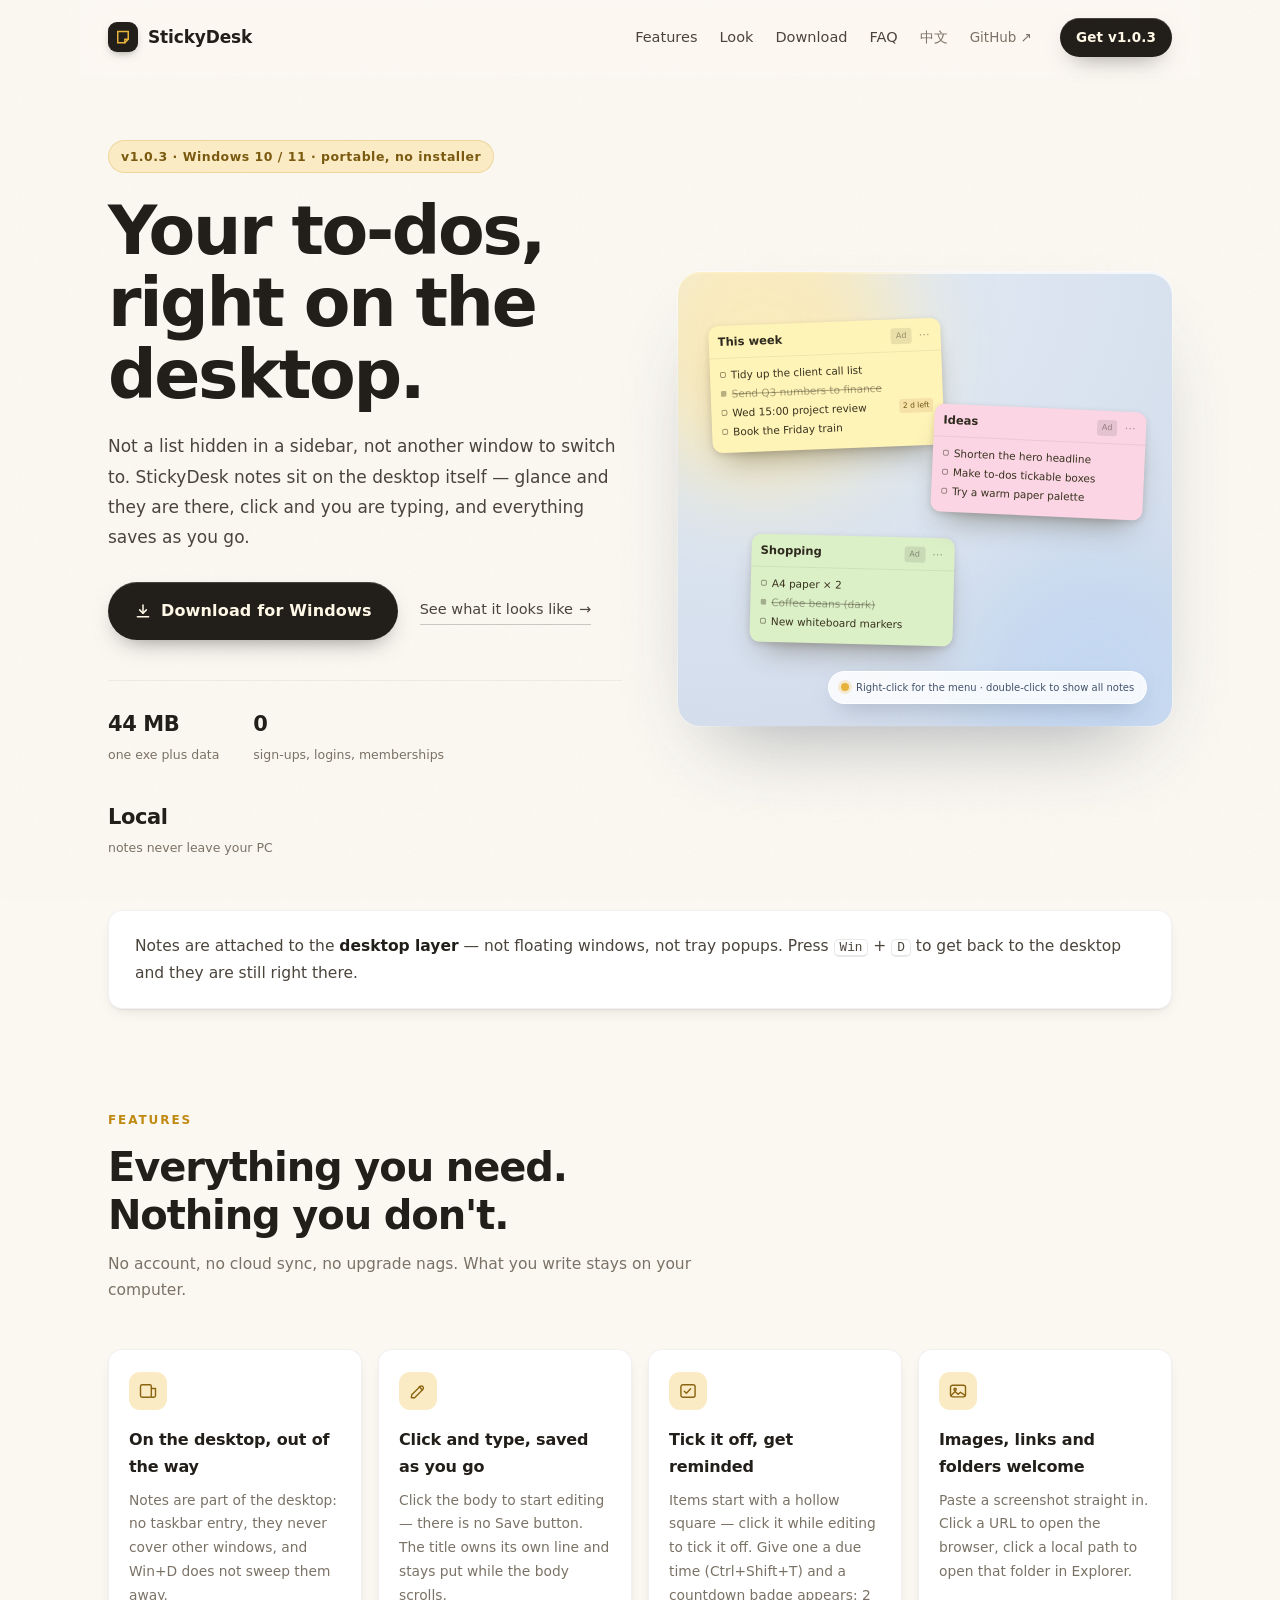
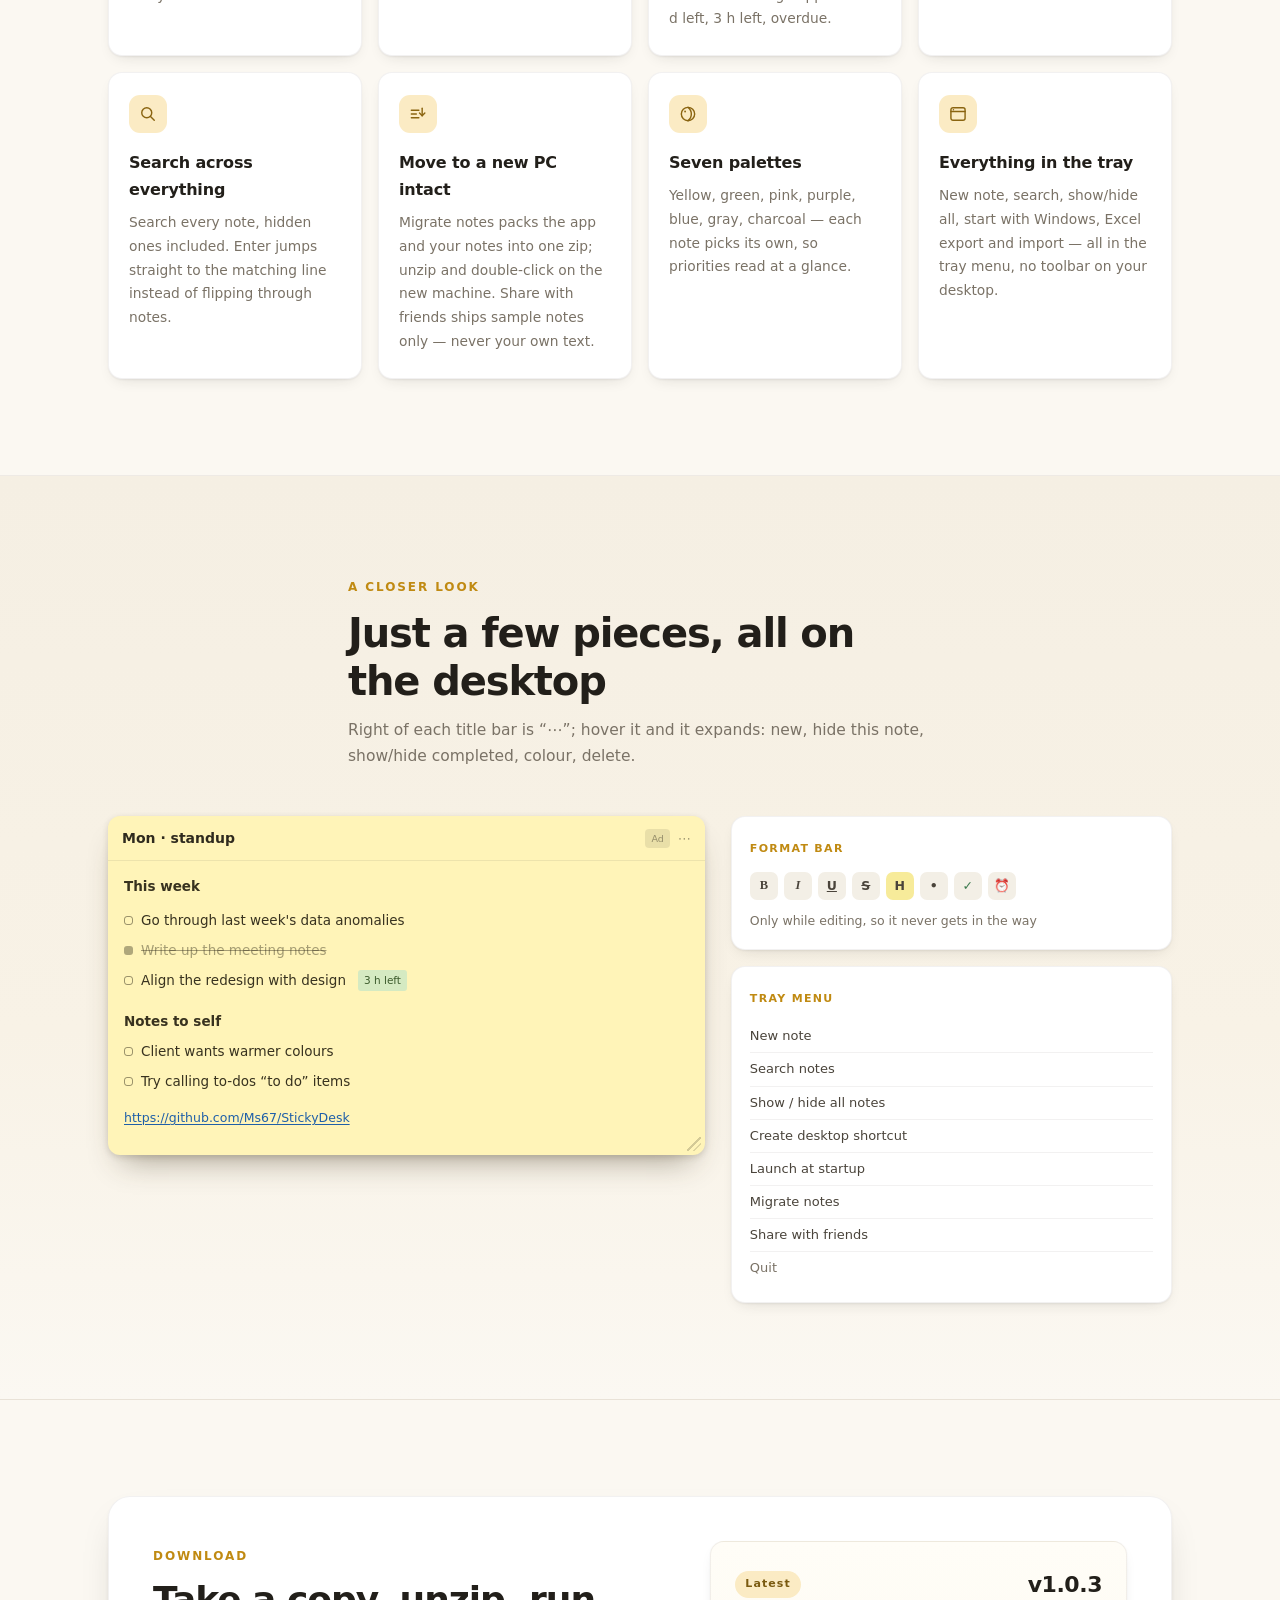
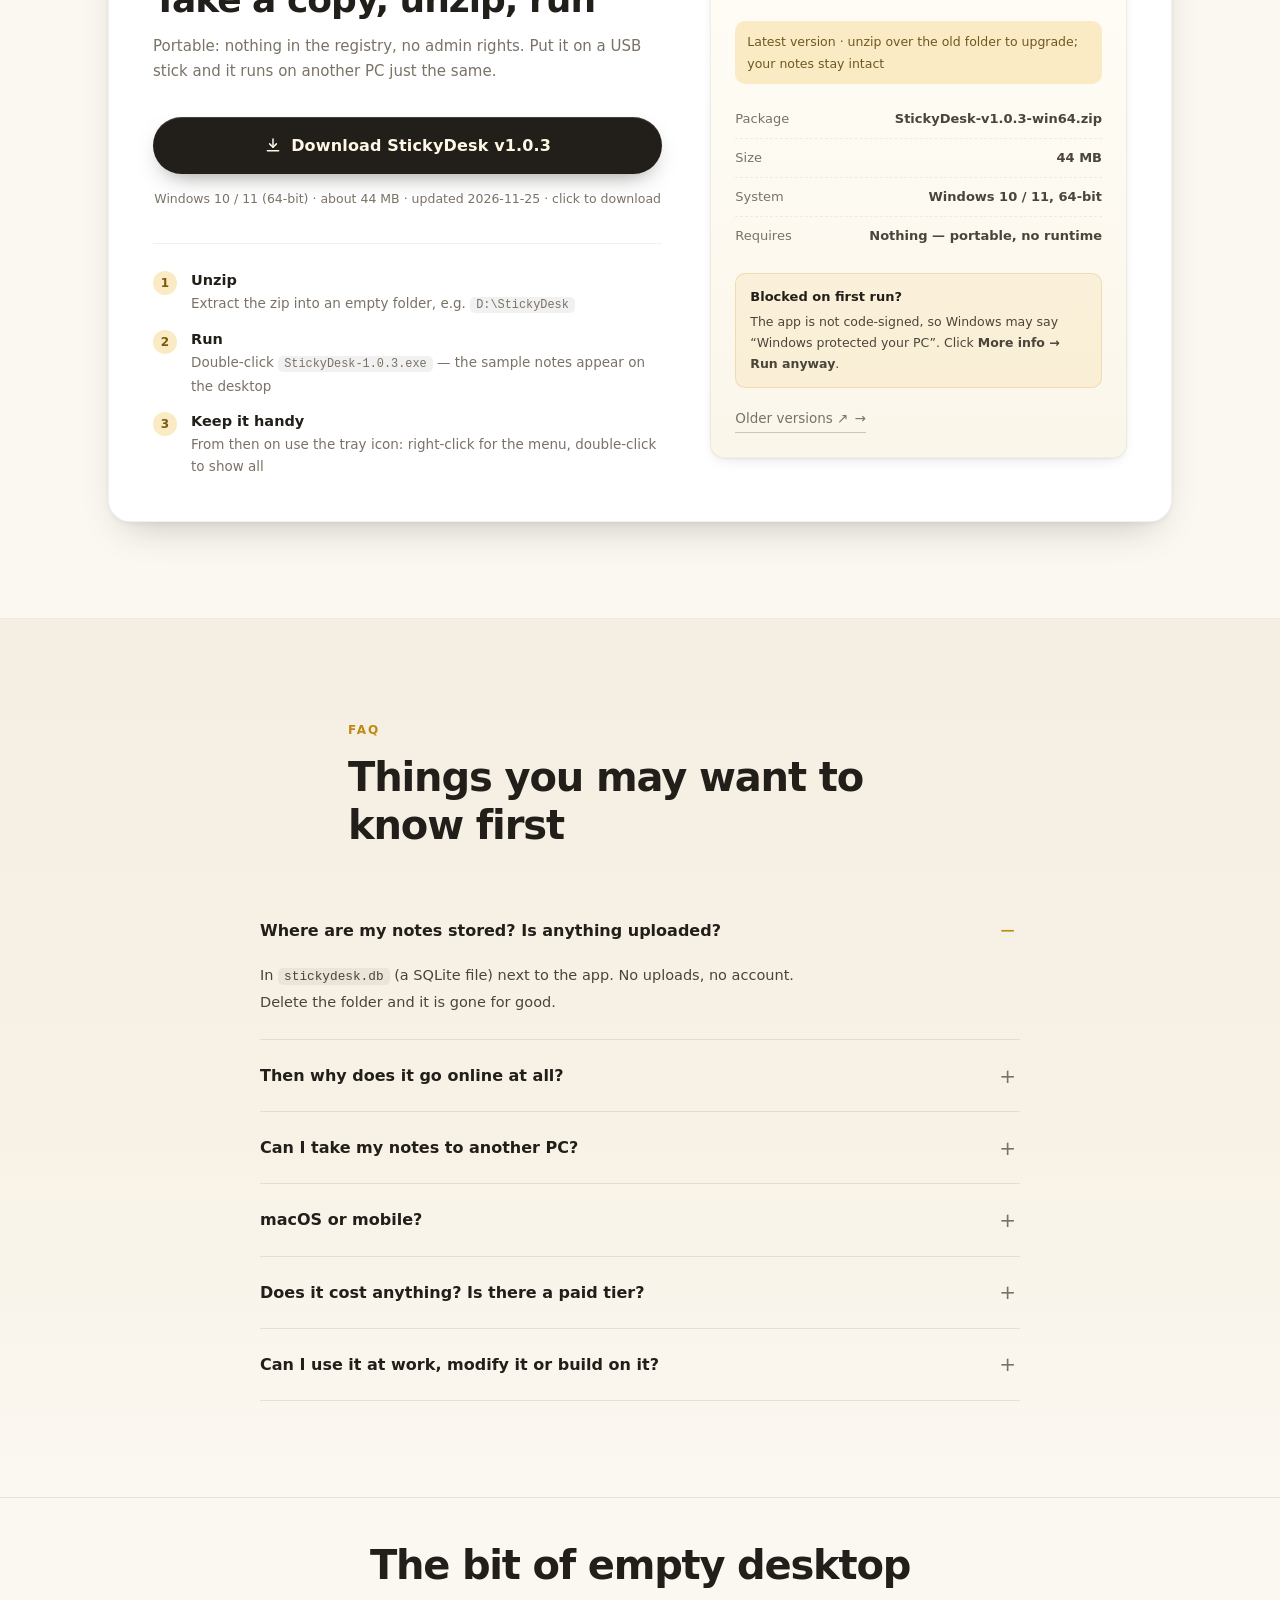
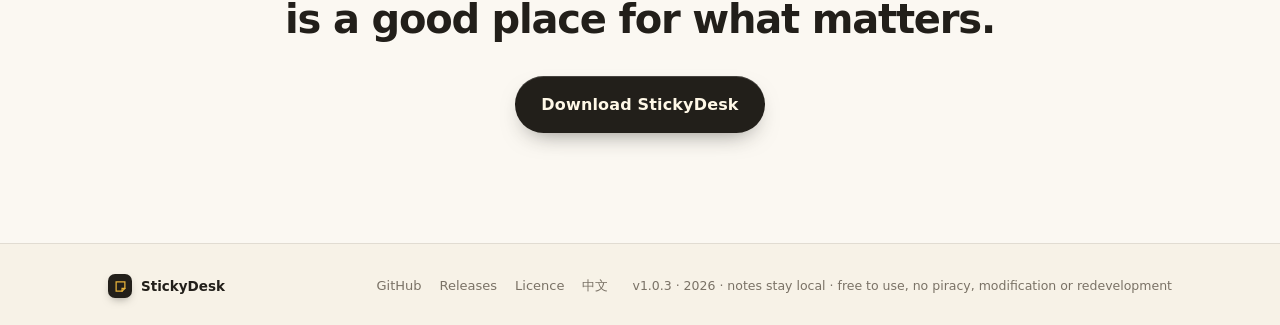
<file: index.html>
<!DOCTYPE html>
<html lang="zh-CN">
<head>
<meta charset="utf-8">
<meta name="viewport" content="width=device-width, initial-scale=1">
<title>StickyDesk 桌面便签 — 把待办贴在桌面上</title>
<meta name="description" content="StickyDesk 是一款 Windows 桌面便签：便签直接贴在桌面上，点开就写，支持待办到期提醒、图片与网址识别、全局搜索。绿色免安装，数据只存本地。">
<meta property="og:title" content="StickyDesk 桌面便签">
<meta property="og:description" content="把待办与灵感直接贴在桌面上，抬眼就能看见。免安装、免登录、数据全在本地。">
<meta property="og:type" content="website">
<meta property="og:url" content="https://ms67.github.io/StickyDesk/">
<meta property="og:locale" content="zh_CN">
<meta property="og:image" content="https://ms67.github.io/StickyDesk/og-image.png">
<meta property="og:image:width" content="1200">
<meta property="og:image:height" content="630">
<meta property="og:image:alt" content="StickyDesk 桌面便签">
<meta name="twitter:card" content="summary_large_image">
<meta name="twitter:title" content="StickyDesk 桌面便签">
<meta name="twitter:description" content="把待办与灵感直接贴在桌面上，抬眼就能看见。免安装、免登录、数据全在本地。">
<meta name="twitter:image" content="https://ms67.github.io/StickyDesk/og-image.png">
<link rel="canonical" href="https://ms67.github.io/StickyDesk/">
<link rel="alternate" hreflang="zh-CN" href="https://ms67.github.io/StickyDesk/">
<link rel="alternate" hreflang="en" href="https://ms67.github.io/StickyDesk/en.html">
<link rel="alternate" hreflang="x-default" href="https://ms67.github.io/StickyDesk/">
<meta name="theme-color" content="#FBF8F2">
<link rel="icon" href="favicon.svg" type="image/svg+xml">
<script>
/* 首次访问按浏览器语言选页面；用户手动切换过就记住选择。
   爬虫 / 社交分享抓取时跳过跳转，保证两种语言的页面都能被抓到、预览图正确。 */
(function () {
  try {
    var ua = (navigator.userAgent || "").toLowerCase();
    if (/bot|crawler|spider|slurp|bingpreview|facebookexternalhit|twitterbot|whatsapp|telegram/i.test(ua)) return;
    var here = /\/en\.html$/.test(location.pathname) ? "en" : "zh";
    var pref = localStorage.getItem("sd_lang");
    if (!pref) {
      var l = (navigator.languages && navigator.languages[0]) || navigator.language || "";
      pref = /^zh/i.test(l) ? "zh" : "en";
      localStorage.setItem("sd_lang", pref);
    }
    if (pref !== here) location.replace(pref === "en" ? "en.html" : "index.html");
  } catch (e) {}
})();
</script>
<link rel="stylesheet" href="style.css">
<noscript><style>.reveal{opacity:1!important;transform:none!important}</style></noscript>
<script type="application/ld+json">
{
  "@context": "https://schema.org",
  "@type": "SoftwareApplication",
  "name": "StickyDesk",
  "applicationCategory": "UtilitiesApplication",
  "operatingSystem": "Windows 10, Windows 11",
  "description": "StickyDesk 是一款 Windows 桌面便签：便签直接贴在桌面上，点开就写，支持待办到期提醒、图片与网址识别、全局搜索。绿色免安装，数据只存本地。",
  "url": "https://ms67.github.io/StickyDesk/",
  "downloadUrl": "https://github.com/Ms67/StickyDesk/releases/download/v1.0.3/StickyDesk-v1.0.3-win64.zip",
  "softwareVersion": "1.0.3",
  "inLanguage": "zh-CN",
  "author": {
    "@type": "Person",
    "name": "Ms67",
    "url": "https://github.com/Ms67"
  },
  "offers": {
    "@type": "Offer",
    "price": "0",
    "priceCurrency": "CNY"
  }
}
</script>
<script type="application/ld+json">
{
  "@context": "https://schema.org",
  "@type": "FAQPage",
  "mainEntity": [
    {
      "@type": "Question",
      "name": "我的便签数据存在哪里？会上传吗？",
      "acceptedAnswer": {
        "@type": "Answer",
        "text": "存在程序同目录的 stickydesk.db （SQLite 文件）里，不上传、不需要注册账号。删掉整个文件夹就等于彻底删除。"
      }
    },
    {
      "@type": "Question",
      "name": "那它为什么要联网？",
      "acceptedAnswer": {
        "@type": "Answer",
        "text": "联网只用于拉取广告数据：标题行的小广告位定时从公开推广列表拉取文案（拉不到就用本地缓存）。便签内容本身不需要联网。"
      }
    },
    {
      "@type": "Question",
      "name": "能换电脑带走吗？",
      "acceptedAnswer": {
        "@type": "Answer",
        "text": "可以。托盘菜单「便签迁移」会把程序和当前便签一起打包成 zip，新电脑解压双击就是原样。只想把软件发给朋友，用「分享给好友」——那个包里只有几条模板便签。"
      }
    },
    {
      "@type": "Question",
      "name": "支持 macOS 或手机吗？",
      "acceptedAnswer": {
        "@type": "Answer",
        "text": "目前只做了 Windows。便签贴在桌面图层这件事依赖 Windows 的桌面窗口机制，移植到别的系统需要另一种实现。"
      }
    },
    {
      "@type": "Question",
      "name": "要钱吗？有会员吗？",
      "acceptedAnswer": {
        "@type": "Answer",
        "text": "免费，没有会员、没有功能阉割、没有登录墙。"
      }
    },
    {
      "@type": "Question",
      "name": "可以在公司用吗？可以改造或二次开发吗？",
      "acceptedAnswer": {
        "@type": "Answer",
        "text": "个人、公司、机构、团队内部以及商业场景都可以使用本软件。禁止的是盗版和改造：不得修改、汉化、改名、去广告、拆分、嵌入其他产品，或以本软件为基础开发、销售产品与服务；不得反编译、逆向分析；不得去除广告位与版权标识。完整、未修改的安装包可以免费原样转发给朋友。完整条款见 LICENSE 。"
      }
    }
  ]
}
</script>
</head>
<body>

<div class="grain" aria-hidden="true"></div>

<header class="nav" id="nav">
  <a class="brand" href="#top">
    <span class="brand-mark" aria-hidden="true">
      <svg viewBox="0 0 24 24" width="18" height="18" fill="none" stroke="currentColor" stroke-width="2" stroke-linecap="round">
        <path d="M5 4.5h14v10.5l-4.5 4.5H5z"/><path d="M14.5 19.5V15H19"/>
      </svg>
    </span>
    <span class="brand-name">StickyDesk</span>
  </a>
  <nav class="nav-links">
    <a href="#demo">演示</a>
    <a href="#features">功能</a>
    <a href="#preview">界面</a>
    <a href="#download">下载</a>
    <a href="#faq">常见问题</a>
    <a class="ghost" href="en.html" data-setlang="en">EN</a>
    <a class="ghost" href="https://github.com/Ms67/StickyDesk" target="_blank" rel="noopener">GitHub ↗</a>
  </nav>
  <a class="btn btn-sm" href="#download">下载 v1.0.3</a>
</header>

<main id="top">

  <!-- ============ HERO ============ -->
  <section class="hero">
    <div class="hero-copy reveal">
      <span class="pill">v1.0.3 · Windows 10 / 11 · 绿色免安装</span>
      <h1>把待办<br>贴在桌面上。</h1>
      <p class="lede">
        不是藏在侧边栏里的清单，也不是要切窗口的 App。
        StickyDesk 的便签就贴在桌面上——抬眼就能看见，
        点一下就写，改完自动存。
      </p>
      <div class="cta-row">
        <a class="btn btn-lg" href="https://github.com/Ms67/StickyDesk/releases/download/v1.0.3/StickyDesk-v1.0.3-win64.zip">
          <svg viewBox="0 0 24 24" width="18" height="18" fill="none" stroke="currentColor" stroke-width="2" stroke-linecap="round" stroke-linejoin="round" aria-hidden="true">
            <path d="M12 4v11"/><path d="M7.5 10.5 12 15l4.5-4.5"/><path d="M4.5 19.5h15"/>
          </svg>
          下载 Windows 版
        </a>
        <a class="link-arrow" href="#demo">观看 24 秒演示</a>
      </div>
      <ul class="facts">
        <li><b>44 MB</b><span>单文件 + 数据</span></li>
        <li><b>0</b><span>注册 / 登录 / 会员</span></li>
        <li><b>本地</b><span>便签只存在你自己的电脑</span></li>
      </ul>
    </div>

    <div class="hero-art reveal" aria-hidden="true">
      <div class="wallpaper">
        <div class="glow glow-a"></div>
        <div class="glow glow-b"></div>

        <article class="note n-yellow n1">
          <div class="n-bar">
            <span class="n-title">这周要做</span>
            <span class="n-ad">广告</span>
            <span class="n-more">⋯</span>
          </div>
          <ul class="n-items">
            <li><i></i>整理客户回访名单</li>
            <li class="done"><i></i>把上季度报表发给财务</li>
            <li><i></i>周三 15:00 项目评审<span class="due d-y">还剩 2 天</span></li>
            <li><i></i>订周五的高铁票</li>
          </ul>
        </article>

        <article class="note n-pink n2">
          <div class="n-bar">
            <span class="n-title">灵感</span>
            <span class="n-ad">广告</span>
            <span class="n-more">⋯</span>
          </div>
          <ul class="n-items">
            <li><i></i>首页那句文案再短一点</li>
            <li><i></i>把「待办」做成可勾的小方块</li>
            <li><i></i>配色试试暖纸黄</li>
          </ul>
        </article>

        <article class="note n-green n3">
          <div class="n-bar">
            <span class="n-title">采购</span>
            <span class="n-ad">广告</span>
            <span class="n-more">⋯</span>
          </div>
          <ul class="n-items">
            <li><i></i>A4 打印纸 × 2</li>
            <li class="done"><i></i>咖啡豆（深烘）</li>
            <li><i></i>新的白板笔</li>
          </ul>
        </article>

        <div class="tray">
          <span class="tray-dot"></span>
          <span class="tray-tip">右键出菜单 · 双击显示全部便签</span>
        </div>
      </div>
    </div>
  </section>

  <!-- ============ 一句话定位 ============ -->
  <section class="strip reveal">
    <p>
      便签挂在<strong>桌面图层</strong>上——不是悬浮窗，也不是托盘弹窗。
      按 <kbd>Win</kbd> + <kbd>D</kbd> 回到桌面，它还在原地等你。
    </p>
  </section>

  <!-- ============ 产品动画演示 ============ -->
  <section class="section demo-section" id="demo">
    <header class="sec-head reveal">
      <span class="eyebrow">24 秒产品演示</span>
      <h2>从贴上桌面，到完成待办</h2>
      <p>不用切换窗口：抬眼看见、点一下直接写、做完打个勾。最后也有与微软便签的 Win+D 对比。</p>
    </header>
    <div class="demo-shell reveal">
      <iframe src="demo.html?embed=1&amp;ratio=16x9&amp;speed=0.75"
              loading="lazy" allow="fullscreen" title="StickyDesk 24 秒产品演示"
              referrerpolicy="no-referrer"></iframe>
    </div>
    <div class="demo-foot reveal">
      <span>真实界面演示 · 循环播放</span>
    </div>
  </section>

  <!-- ============ 功能 ============ -->
  <section class="section" id="features">
    <header class="sec-head reveal">
      <span class="eyebrow">功能</span>
      <h2>该有的都有，不该有的没有</h2>
      <p>没有账号、没有云同步、没有会员弹窗。你写的东西，就留在你那台电脑上。</p>
    </header>

    <div class="grid">
      <article class="card reveal">
        <div class="ico">
          <svg viewBox="0 0 24 24" fill="none" stroke="currentColor" stroke-width="1.7" stroke-linecap="round" stroke-linejoin="round">
            <rect x="3" y="4.5" width="13" height="15" rx="2"/><path d="M16 9h5v8.5a2 2 0 0 1-2 2h-3"/>
          </svg>
        </div>
        <h3>贴桌面，不抢焦点</h3>
        <p>便签是桌面的一部分，不占任务栏、不挡其他窗口；按 Win+D 显示桌面时也不会被收走。</p>
      </article>

      <article class="card reveal">
        <div class="ico">
          <svg viewBox="0 0 24 24" fill="none" stroke="currentColor" stroke-width="1.7" stroke-linecap="round" stroke-linejoin="round">
            <path d="M4 20h4l10-10a2.5 2.5 0 0 0-3.5-3.5L4.5 16.5z"/><path d="M13.5 7 17 10.5"/>
          </svg>
        </div>
        <h3>点开就写，改完自动存</h3>
        <p>点一下正文就进入编辑，没有「保存」按钮。标题单独一行，正文滚到哪儿标题都不动。</p>
      </article>

      <article class="card reveal">
        <div class="ico">
          <svg viewBox="0 0 24 24" fill="none" stroke="currentColor" stroke-width="1.7" stroke-linecap="round" stroke-linejoin="round">
            <rect x="3.5" y="4.5" width="17" height="15" rx="2.5"/><path d="M7.5 12.2l2.6 2.6 5-5.4"/>
          </svg>
        </div>
        <h3>待办能勾，还能提醒</h3>
        <p>待办行首是空心小方块，编辑时点一下方块就打钩。设个到期时间（Ctrl+Shift+T），那一行后面就挂倒计时：还剩 2 天、还剩 3 小时、已过期。</p>
      </article>

      <article class="card reveal">
        <div class="ico">
          <svg viewBox="0 0 24 24" fill="none" stroke="currentColor" stroke-width="1.7" stroke-linecap="round" stroke-linejoin="round">
            <rect x="3" y="5" width="18" height="14" rx="2.5"/><circle cx="8.5" cy="10" r="1.4"/><path d="M4 17l4.5-4.5 3.5 3.5 3-2.5L20 17"/>
          </svg>
        </div>
        <h3>图片、网址、文件夹都塞得下</h3>
        <p>截图直接粘进便签。正文里的网址点一下用浏览器打开，本地路径点一下打开资源管理器。</p>
      </article>

      <article class="card reveal">
        <div class="ico">
          <svg viewBox="0 0 24 24" fill="none" stroke="currentColor" stroke-width="1.7" stroke-linecap="round" stroke-linejoin="round">
            <circle cx="10.5" cy="10.5" r="6"/><path d="M15 15l4.5 4.5"/>
          </svg>
        </div>
        <h3>一搜即达</h3>
        <p>跨所有便签搜内容，包括被隐藏的便签。回车直接跳到那一行，不用一张张翻。</p>
      </article>

      <article class="card reveal">
        <div class="ico">
          <svg viewBox="0 0 24 24" fill="none" stroke="currentColor" stroke-width="1.7" stroke-linecap="round" stroke-linejoin="round">
            <path d="M4 7.5h9"/><path d="M4 12h6"/><path d="M4 16.5h9"/><path d="M17 5v9"/><path d="M13.8 10.8 17 14l3.2-3.2"/>
          </svg>
        </div>
        <h3>换电脑不丢</h3>
        <p>托盘「便签迁移」把程序和便签一起打包，新电脑解压双击就是原样；「分享给好友」只带几条模板便签，不带你自己的内容。</p>
      </article>

      <article class="card reveal">
        <div class="ico">
          <svg viewBox="0 0 24 24" fill="none" stroke="currentColor" stroke-width="1.7" stroke-linecap="round" stroke-linejoin="round">
            <circle cx="12" cy="12" r="8"/><path d="M12 4a10 10 0 0 1 0 16"/><circle cx="8.5" cy="9" r="1.1" fill="currentColor" stroke="none"/>
          </svg>
        </div>
        <h3>八种配色</h3>
        <p>黄、绿、粉、紫、蓝、灰、深色……每张便签各选各的，一眼分出轻重缓急。</p>
      </article>

      <article class="card reveal">
        <div class="ico">
          <svg viewBox="0 0 24 24" fill="none" stroke="currentColor" stroke-width="1.7" stroke-linecap="round" stroke-linejoin="round">
            <rect x="3.5" y="4.5" width="17" height="15" rx="2.5"/><path d="M3.5 9h17"/><circle cx="6.5" cy="6.8" r="0.9" fill="currentColor" stroke="none"/>
          </svg>
        </div>
        <h3>托盘全管</h3>
        <p>新建、搜索、一键显示/隐藏、开机自启、导出 Excel、导入 Excel —— 全在托盘菜单里，桌面不用摆一排按钮。</p>
      </article>
    </div>
  </section>

  <!-- ============ 界面 ============ -->
  <section class="section section-alt" id="preview">
    <header class="sec-head reveal">
      <span class="eyebrow">界面</span>
      <h2>就这么几块，全在桌面上</h2>
      <p>标题行右边是「⋯」，鼠标移上去向下浮出：新建、隐藏这张、显示/隐藏已完成、换色、删除。</p>
    </header>

    <div class="shot reveal" aria-hidden="true">
      <div class="shot-note">
        <div class="sn-bar">
          <span class="sn-title">周一 · 例会</span>
          <span class="sn-ad">广告</span>
          <span class="sn-more">⋯</span>
        </div>
        <div class="sn-body">
          <p class="sn-h">本周重点</p>
          <p><span class="sn-bullet"></span>过一遍上周的数据异常</p>
          <p><span class="sn-bullet done"></span><s>整理会议纪要</s></p>
          <p><span class="sn-bullet"></span>和设计对齐改版稿<span class="due d-g">还剩 3 小时</span></p>
          <p class="sn-h2">随手记</p>
          <p><span class="sn-bullet"></span>客户说喜欢暖一点的配色</p>
          <p><span class="sn-bullet"></span>把「待办」这个词换成「要做」试试</p>
          <p class="sn-note">https://github.com/Ms67/StickyDesk</p>
        </div>
        <div class="sn-resize"></div>
      </div>

      <div class="shot-side">
        <div class="mini-card">
          <span class="mini-k">格式栏</span>
          <div class="mini-row">
            <span class="kbtn b">B</span><span class="kbtn i">I</span><span class="kbtn u">U</span>
            <span class="kbtn s">S</span><span class="kbtn hl">H</span><span class="kbtn">•</span>
            <span class="kbtn ok">✓</span><span class="kbtn">⏰</span>
          </div>
          <p class="mini-h">编辑时才出现，不占地方</p>
        </div>
        <div class="mini-card">
          <span class="mini-k">托盘菜单</span>
          <ul class="mini-menu">
            <li>新建便签</li><li>搜索便签</li><li>显示 / 隐藏所有便签</li>
            <li>创建桌面快捷方式</li><li>开机启动</li><li>便签迁移</li>
            <li>分享给好友</li><li class="sep">退出软件</li>
          </ul>
        </div>
      </div>
    </div>
  </section>

  <!-- ============ 下载 ============ -->
  <section class="section" id="download">
    <div class="dl reveal">
      <div class="dl-copy">
        <span class="eyebrow">下载</span>
        <h2>带走一份，解压就能用</h2>
        <p class="dl-sub">绿色版，不写注册表、不要管理员权限。放到 U 盘里换台电脑也照样跑。</p>

        <a class="btn btn-lg btn-wide" href="https://github.com/Ms67/StickyDesk/releases/download/v1.0.3/StickyDesk-v1.0.3-win64.zip">
          <svg viewBox="0 0 24 24" width="18" height="18" fill="none" stroke="currentColor" stroke-width="2" stroke-linecap="round" stroke-linejoin="round" aria-hidden="true">
            <path d="M12 4v11"/><path d="M7.5 10.5 12 15l4.5-4.5"/><path d="M4.5 19.5h15"/>
          </svg>
          下载 StickyDesk v1.0.3
        </a>
        <p class="dl-meta">Windows 10 / 11（64 位）· 约 44 MB · 更新于 2026-11-25 · 点击即开始下载</p>

        <ol class="steps">
          <li><b>解压</b><span>把 zip 解压到一个空文件夹，例如 <code>D:\StickyDesk</code></span></li>
          <li><b>双击</b><span>运行 <code>StickyDesk-1.0.3.exe</code>，预置便签出现在桌面</span></li>
          <li><b>常驻</b><span>之后都在托盘图标里操作：右键出菜单，双击显示全部</span></li>
        </ol>
      </div>

      <aside class="dl-card">
        <div class="dl-card-top">
          <span class="tag">最新版本</span>
          <span class="ver">v1.0.3</span>
        </div>
        <p class="ver-note">当前为最新版本 · 直接解压到旧文件夹即可升级，便签数据不受影响</p>
        <dl class="specs">
          <div><dt>安装包</dt><dd>StickyDesk-v1.0.3-win64.zip</dd></div>
          <div><dt>大小</dt><dd>44 MB</dd></div>
          <div><dt>系统</dt><dd>Windows 10 / 11 64 位</dd></div>
          <div><dt>依赖</dt><dd>无（免安装、免运行库）</dd></div>
        </dl>
        <div class="warn">
          <strong>首次运行被拦？</strong>
          <p>程序没有购买代码签名证书，Windows 会提示「已保护你的电脑」。点 <b>更多信息 → 仍要运行</b> 即可。</p>
        </div>
        <a class="link-arrow sm" href="https://github.com/Ms67/StickyDesk/releases" target="_blank" rel="noopener">查看历史版本 ↗</a>
      </aside>
    </div>
  </section>

  <!-- ============ FAQ ============ -->
  <section class="section section-alt" id="faq">
    <header class="sec-head reveal">
      <span class="eyebrow">常见问题</span>
      <h2>你可能想先知道</h2>
    </header>

    <div class="faq">
      <details class="reveal" open>
        <summary>我的便签数据存在哪里？会上传吗？</summary>
        <p>存在程序同目录的 <code>stickydesk.db</code>（SQLite 文件）里，不上传、不需要注册账号。删掉整个文件夹就等于彻底删除。</p>
      </details>
      <details class="reveal">
        <summary>那它为什么要联网？</summary>
        <p>联网只用于拉取广告数据：标题行的小广告位会定时从公开推广列表拉取文案（拉不到就用本地缓存）。便签内容本身不需要联网。</p>
      </details>
      <details class="reveal">
        <summary>能换电脑带走吗？</summary>
        <p>可以。托盘菜单「便签迁移」会把程序和当前便签一起打包成 zip，新电脑解压双击就是原样。只想把软件发给朋友，用「分享给好友」——那个包里只有几条模板便签。</p>
      </details>
      <details class="reveal">
        <summary>支持 macOS 或手机吗？</summary>
        <p>目前只做了 Windows。便签贴在桌面图层这件事依赖 Windows 的桌面窗口机制，移植到别的系统需要另一种实现。</p>
      </details>
      <details class="reveal">
        <summary>要钱吗？有会员吗？</summary>
        <p>免费，没有会员、没有功能阉割、没有登录墙。</p>
      </details>
      <details class="reveal">
        <summary>可以在公司用吗？可以改造或二次开发吗？</summary>
        <p><b>可以放心用。</b>个人、公司、机构、团队内部以及商业场景都可以使用本软件。禁止的是盗版和改造：不得修改、汉化、改名、去广告、拆分、嵌入其他产品，或以本软件为基础开发、销售产品与服务；不得反编译、逆向分析；不得去除广告位与版权标识。完整、未修改的安装包可以免费原样转发给朋友。完整条款见 <a href="https://github.com/Ms67/StickyDesk/blob/main/LICENSE" target="_blank" rel="noopener">LICENSE</a>。</p>
      </details>
    </div>
  </section>

  <!-- ============ 收尾 ============ -->
  <section class="closing reveal">
    <h2>桌面空出来的那点地方，<br>正好放几句要紧的事。</h2>
    <a class="btn btn-lg" href="https://github.com/Ms67/StickyDesk/releases/download/v1.0.3/StickyDesk-v1.0.3-win64.zip">下载 StickyDesk</a>
  </section>

</main>

<footer class="foot">
  <div class="foot-in">
    <div class="foot-brand">
      <span class="brand-mark small" aria-hidden="true">
        <svg viewBox="0 0 24 24" width="15" height="15" fill="none" stroke="currentColor" stroke-width="2" stroke-linecap="round">
          <path d="M5 4.5h14v10.5l-4.5 4.5H5z"/><path d="M14.5 19.5V15H19"/>
        </svg>
      </span>
      <span>StickyDesk 桌面便签</span>
    </div>
    <nav class="foot-links">
      <a href="https://github.com/Ms67/StickyDesk" target="_blank" rel="noopener">GitHub</a>
      <a href="https://github.com/Ms67/StickyDesk/releases" target="_blank" rel="noopener">Releases</a>
      <a href="https://github.com/Ms67/StickyDesk/blob/main/LICENSE" target="_blank" rel="noopener">许可协议</a>
      <a href="en.html" data-setlang="en">EN</a>
      <a href="#download">下载</a>
    </nav>
    <p class="foot-copy">v1.0.3 · 2026 · 便签数据仅存本地 · 可自由使用，禁止盗版、修改与二次开发</p>
  </div>
</footer>

<script src="script.js"></script>
<script>
/* 点语言链接时记住选择，避免下次又被浏览器语言改回去 */
document.querySelectorAll("[data-setlang]").forEach(function (a) {
  a.addEventListener("click", function () {
    try { localStorage.setItem("sd_lang", a.getAttribute("data-setlang")); } catch (e) {}
  });
});
</script>
</body>
</html>
</file>
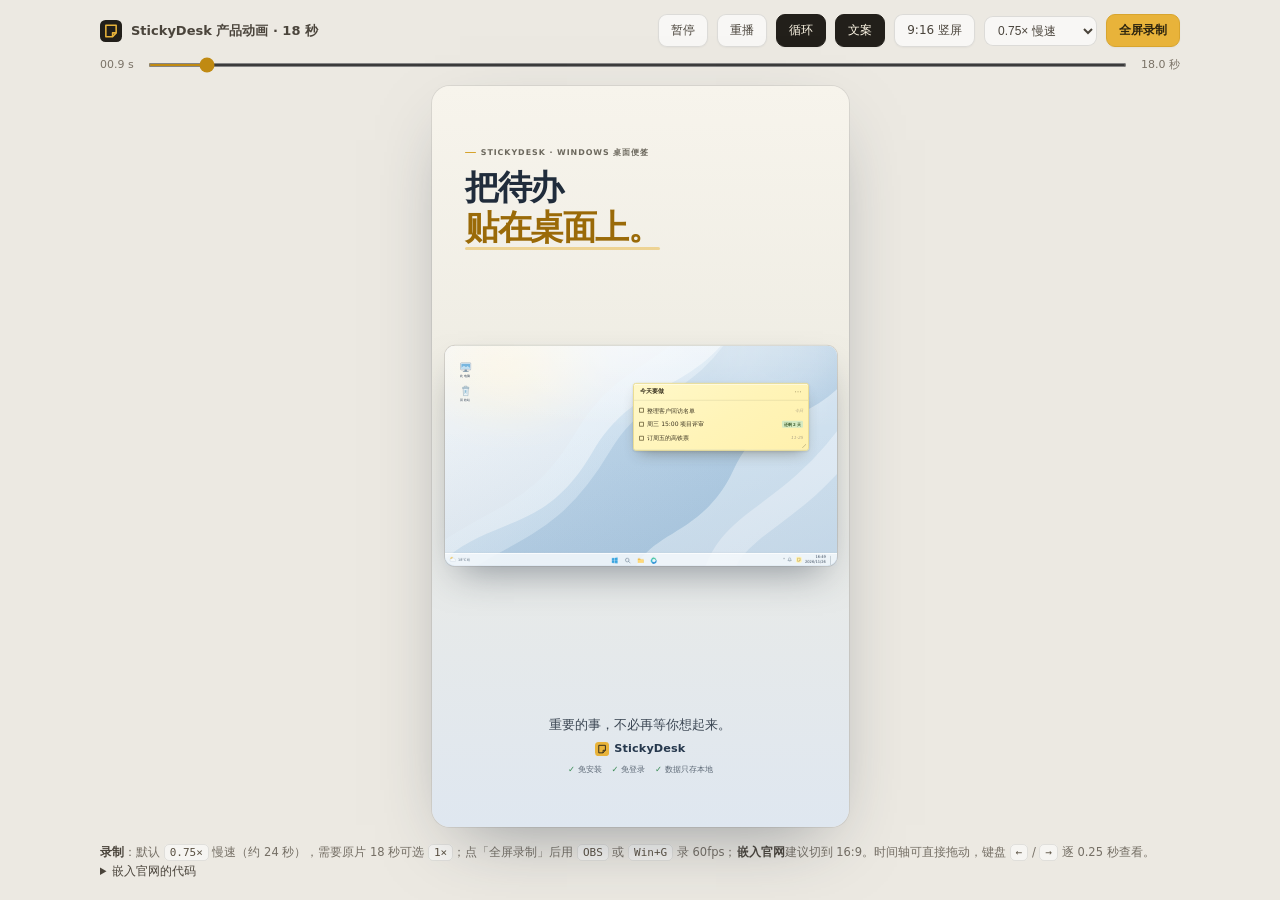
<file: demo.html>
<!DOCTYPE html>
<html lang="zh-CN">
<head>
<meta charset="utf-8">
<meta name="viewport" content="width=device-width, initial-scale=1">
<title>StickyDesk · 把待办贴在桌面上</title>
<style>
:root{--ar:9/16}
*{box-sizing:border-box}
html,body{height:100%}
body{
  margin:0;background:#ece9e2;color:#221f1a;
  font-family:"PingFang SC","Microsoft YaHei UI","Microsoft YaHei","Segoe UI",system-ui,sans-serif;
  -webkit-font-smoothing:antialiased;display:flex;flex-direction:column;align-items:center;
}
button,input{font:inherit}
button:focus-visible,a:focus-visible,input:focus-visible{outline:2px solid #c08a12;outline-offset:3px}

/* 页面控制区：录制 / 嵌入时自动隐藏 */
.topbar,.playback,.hint{width:100%;max-width:1120px}
.topbar{display:flex;align-items:center;gap:9px;flex-wrap:wrap;padding:14px 20px 10px}
.brandmark{display:flex;align-items:center;gap:9px;font-size:13px;font-weight:650;color:#4a443b}
.brandmark svg{width:22px;height:22px}
.spacer{flex:1}
.btn{
  border:1px solid rgba(34,31,26,.13);background:rgba(255,255,255,.65);color:#4a443b;
  padding:7px 12px;border-radius:9px;font-size:12px;cursor:pointer;white-space:nowrap;
  box-shadow:0 1px 2px rgba(34,31,26,.04);transition:background .18s,border-color .18s,transform .18s;
}
.btn:hover{background:#fff;border-color:rgba(34,31,26,.25);transform:translateY(-1px)}
.btn.on{background:#221f1a;border-color:#221f1a;color:#fff8e7}
.btn.rec{background:#e8b33a;border-color:#d8a52e;color:#2d250f;font-weight:650}
.speed{
  border:1px solid rgba(34,31,26,.13);background:rgba(255,255,255,.65);color:#4a443b;
  padding:6px 24px 6px 9px;border-radius:9px;font-size:12px;cursor:pointer;white-space:nowrap;
}
.speed:hover{background:#fff;border-color:rgba(34,31,26,.25)}
.playback{display:flex;align-items:center;gap:12px;padding:0 20px 10px;color:#7a7266;font-size:11px;font-variant-numeric:tabular-nums}
.playback input{flex:1;height:4px;accent-color:#c08a12;cursor:pointer}
.frame{flex:1;width:100%;min-height:0;display:flex;align-items:center;justify-content:center;padding:4px 20px 16px}

/* 舞台 */
.stage{
  --ar:9/16;position:relative;overflow:hidden;aspect-ratio:var(--ar);height:100%;
  max-height:calc(100vh - 155px);max-width:100%;border-radius:18px;
  background:linear-gradient(180deg,#f7f4ec 0%,#eeece3 42%,#dfe7f0 100%);
  container-type:size;box-shadow:0 26px 70px -28px rgba(41,53,69,.5),0 0 0 1px rgba(34,31,26,.08);
  cursor:pointer;user-select:none;isolation:isolate;
}
.stage>*{--u:min(1cqw,1cqh)}        /* 舞台直属子元素：舞台单位 */
.scene>*{--u:min(1cqw,1cqh)}        /* 屏幕内部元素：屏幕单位（恒 16:9） */
/* 竖屏：屏幕是一张 16:9 圆角卡片，居中悬浮，上下留给文案 */
.scene{
  position:absolute;left:3%;top:50%;width:94%;aspect-ratio:16/9;transform:translateY(-50%);
  --mx:48%;--my:17%;--mw:45%;transition:none;
  container-type:size;overflow:hidden;border-radius:calc(2.4 * var(--u));
  box-shadow:0 calc(4.2 * var(--u)) calc(9 * var(--u)) calc(-3 * var(--u)) rgba(41,53,69,.5),
             0 0 0 1px rgba(34,31,26,.12),0 1px 0 rgba(255,255,255,.55) inset;
}

/* 明亮、柔和的桌面壁纸 */
.wallpaper{position:absolute;inset:0;overflow:hidden;background:#e5edf5}
.wall-svg{width:100%;height:100%;display:block;transform:scale(1.03)}
.wall-shade{
  position:absolute;inset:0;
  background:linear-gradient(180deg,rgba(255,255,255,.24),transparent 38%,rgba(101,126,153,.06));
}
.wall-light{
  position:absolute;inset:0;pointer-events:none;
  background:radial-gradient(70% 46% at 46% 0%,rgba(255,255,255,.4),transparent 80%);
}

/* 桌面图标（屏幕内部恒为 16:9 布局） */
.desktop-icons{position:absolute;left:3%;top:7%;transform:scale(.85);transform-origin:top left;display:flex;flex-direction:column;gap:calc(3.4 * var(--u));z-index:1;transition:opacity .4s}
.dicon{width:calc(9 * var(--u));display:flex;flex-direction:column;align-items:center;gap:calc(.7 * var(--u));color:#25364b;text-align:center}
.dicon svg{width:calc(6.6 * var(--u));height:calc(6.6 * var(--u));filter:drop-shadow(0 calc(.3 * var(--u)) calc(.35 * var(--u)) rgba(36,54,75,.18))}
.dicon span{font-size:calc(1.65 * var(--u));line-height:1.2;text-shadow:0 1px 2px rgba(255,255,255,.95);white-space:nowrap}
.stage.compare .desktop-icons{opacity:0}

/* 主文案：不是开场遮罩，直接叠在真实桌面上 */
.copy{position:absolute;z-index:7;left:8%;top:7%;width:84%;pointer-events:none;color:#202c3b;transition:opacity .35s,left .65s,top .65s,width .65s,transform .65s}
.eyebrow{
  display:inline-flex;align-items:center;gap:calc(1.1 * var(--u));margin-bottom:calc(2.2 * var(--u));
  color:#6c685d;font-size:calc(1.9 * var(--u));font-weight:650;letter-spacing:.12em;
  animation:softIn .45s both;
}
.eyebrow::before{content:"";width:calc(2.6 * var(--u));height:calc(.32 * var(--u));border-radius:99px;background:#d6a32c}
.headline{font-size:calc(8.2 * var(--u));font-weight:760;line-height:1.18;letter-spacing:-.045em}
.headline .word{display:inline-block;animation:wordIn .58s cubic-bezier(.2,.82,.2,1) both;transform-origin:50% 100%}
.headline .accent{color:#9a6a08;position:relative}
.headline .accent::after{
  content:"";position:absolute;left:0;right:0;bottom:calc(-.55 * var(--u));height:calc(.65 * var(--u));
  border-radius:99px;background:#e8b33a;opacity:.48;transform-origin:left;animation:lineIn .7s .2s both;
}
.support{
  margin:calc(2.3 * var(--u)) 0 0;max-width:31em;color:#5c6875;font-size:calc(2.35 * var(--u));
  line-height:1.65;font-weight:430;letter-spacing:.01em;animation:softIn .55s .2s both;
}
@keyframes wordIn{from{opacity:0;transform:translateY(.5em);filter:blur(5px)}to{opacity:1;transform:none;filter:none}}
@keyframes softIn{from{opacity:0;transform:translateY(calc(1.2 * var(--u)))}to{opacity:1;transform:none}}
@keyframes lineIn{from{transform:scaleX(0)}to{transform:scaleX(1)}}

/* 真实 StickyDesk 便签 */
.note{
  position:absolute;border-radius:calc(1.25 * var(--u));overflow:visible;z-index:4;
  transition:left .75s cubic-bezier(.22,.8,.25,1),top .75s cubic-bezier(.22,.8,.25,1),width .75s cubic-bezier(.22,.8,.25,1),opacity .35s,transform .45s,box-shadow .35s,border-color .35s;
}
.note.sd{
  left:var(--mx);top:var(--my);width:var(--mw);color:#3b3421;
  background:linear-gradient(145deg,#fff8c9 0%,#fff4b8 52%,#fff1ad 100%);
  border:1px solid #ebdd93;
  box-shadow:0 calc(3.4 * var(--u)) calc(6.5 * var(--u)) calc(-2.7 * var(--u)) rgba(60,48,24,.45),
             0 calc(.35 * var(--u)) calc(1.1 * var(--u)) rgba(60,48,24,.14),
             inset 0 1px 0 rgba(255,255,255,.65);
  transform:translateY(var(--enter-y,0)) scale(var(--enter-s,1));
}
.note-head{
  height:calc(7.6 * var(--u));display:flex;align-items:center;gap:calc(1.2 * var(--u));
  padding:0 calc(2.5 * var(--u));border-bottom:1px solid rgba(59,52,33,.09);
}
.note-title{font-size:calc(2.9 * var(--u));font-weight:700;letter-spacing:.01em;white-space:nowrap}
.note-more{
  margin-left:auto;width:calc(4.2 * var(--u));height:calc(4.2 * var(--u));display:grid;place-items:center;
  color:#8b8055;font-size:calc(3.2 * var(--u));line-height:1;border-radius:calc(.7 * var(--u));
}
.note-body{padding:calc(1.5 * var(--u)) calc(2.4 * var(--u)) calc(2.2 * var(--u));position:relative}
.todo{
  min-height:calc(6.2 * var(--u));display:flex;align-items:center;gap:calc(1.45 * var(--u));
  font-size:calc(2.75 * var(--u));line-height:1.42;color:#3b3421;position:relative;
  transition:color .35s,opacity .35s;
}
.marker{
  width:calc(2.15 * var(--u));height:calc(2.15 * var(--u));flex:none;border:calc(.2 * var(--u)) solid #8b8055;
  border-radius:calc(.35 * var(--u));position:relative;transition:background .3s,border-color .3s,transform .3s;
}
.todo.done{color:rgba(59,52,33,.46)}
.todo.done .todo-text{text-decoration:line-through;text-decoration-thickness:1px;text-decoration-color:rgba(59,52,33,.35)}
.todo.done .marker{border-color:#3e8e58;background:#3e8e58;transform:scale(1.05)}
.todo.done .marker::after{
  content:"";position:absolute;left:21%;top:8%;width:48%;height:65%;border:solid #fff;
  border-width:0 calc(.28 * var(--u)) calc(.28 * var(--u)) 0;transform:rotate(42deg);
}
.todo-text{min-width:0;white-space:nowrap;overflow:hidden;text-overflow:ellipsis}
.date{margin-left:auto;flex:none;color:#b0a587;font-size:calc(1.9 * var(--u));font-style:italic;transition:opacity .25s}
.due-pill{
  margin-left:auto;flex:none;padding:calc(.35 * var(--u)) calc(.9 * var(--u));border-radius:calc(.45 * var(--u));
  background:#d5eac2;color:#3c5b2c;font-size:calc(1.75 * var(--u));line-height:1.35;font-weight:600;
}
.note.sd.editing .date{opacity:0}
.new-row{max-height:0;min-height:0;opacity:0;overflow:hidden;transition:max-height .4s,opacity .3s,min-height .4s}
.new-row.visible{max-height:calc(7 * var(--u));min-height:calc(6.2 * var(--u));opacity:1}
.caret{display:inline-block;width:1px;height:calc(2.9 * var(--u));background:#3b3421;margin-left:calc(.3 * var(--u));vertical-align:middle;animation:blink .9s steps(1) infinite}
@keyframes blink{50%{opacity:0}}
.resize{
  position:absolute;right:calc(.8 * var(--u));bottom:calc(.65 * var(--u));width:calc(2.2 * var(--u));height:calc(2.2 * var(--u));
  background:linear-gradient(135deg,transparent 45%,rgba(59,52,33,.22) 46% 53%,transparent 54% 64%,rgba(59,52,33,.18) 65% 72%,transparent 73%);
}
.edit-scroll{position:absolute;right:calc(.65 * var(--u));top:calc(8.8 * var(--u));bottom:calc(2 * var(--u));width:calc(.35 * var(--u));border-radius:9px;background:rgba(59,52,33,.08);opacity:0;transition:opacity .25s}
.edit-scroll::after{content:"";display:block;height:48%;background:rgba(59,52,33,.22);border-radius:9px}
.note.sd.editing .edit-scroll{opacity:1}

/* 编辑格式栏 */
.formatbar{
  position:absolute;z-index:8;left:50%;top:calc(-8.4 * var(--u));transform:translate(-50%,calc(1.3 * var(--u))) scale(.97);
  display:flex;align-items:center;gap:calc(.45 * var(--u));padding:calc(.85 * var(--u));
  border:1px solid rgba(70,61,35,.14);border-radius:calc(1.05 * var(--u));background:rgba(255,254,248,.96);
  box-shadow:0 calc(1.4 * var(--u)) calc(3.6 * var(--u)) rgba(66,54,25,.19),inset 0 1px 0 #fff;
  opacity:0;visibility:hidden;transition:.3s;backdrop-filter:blur(12px);white-space:nowrap;
}
.note.sd.editing .formatbar{opacity:1;visibility:visible;transform:translate(-50%,0) scale(1)}
.fmt{
  width:calc(4.5 * var(--u));height:calc(4.5 * var(--u));display:grid;place-items:center;border-radius:calc(.65 * var(--u));
  color:#5c5339;font-size:calc(2.25 * var(--u));line-height:1;transition:background .2s,transform .2s,color .2s;
}
.fmt:hover{background:#f2ecd9}
.fmt.bold{font-weight:750}.fmt.italic{font-style:italic}.fmt.under{text-decoration:underline}.fmt.strike{text-decoration:line-through}
.fmt.sep{width:1px;height:calc(2.8 * var(--u));background:rgba(59,52,33,.12);margin:0 calc(.3 * var(--u))}
.fmt.check{color:#3e8e58;font-weight:750}
.fmt.check.pressed{background:#dcefd9;color:#27663d;transform:scale(.88)}

/* 微软便签：有独立窗口与任务栏图标 */
.note.ms{
  left:6%;top:33%;width:39%;color:#40391f;background:#fff2a8;border:1px solid #e5d687;
  box-shadow:0 calc(2.6 * var(--u)) calc(5 * var(--u)) calc(-2 * var(--u)) rgba(60,48,24,.38),0 2px 5px rgba(60,48,24,.13);
  opacity:0;visibility:hidden;transform:translateY(calc(2 * var(--u))) scale(.97);transform-origin:50% 100%;
}
.stage.compare .note.ms{opacity:1;visibility:visible;transform:none}
.stage.compare .note.ms.minimized{opacity:0;transform:translateY(calc(14 * var(--u))) scale(.72);visibility:visible}
.ms-head{height:calc(6.5 * var(--u));display:flex;align-items:center;padding:0 calc(2 * var(--u));border-bottom:1px solid rgba(64,57,31,.08)}
.ms-title{font-size:calc(2.4 * var(--u));font-weight:650}
.ms-actions{margin-left:auto;color:#8d8254;font-size:calc(2.5 * var(--u));letter-spacing:.55em;white-space:nowrap}
.ms-body{padding:calc(1.5 * var(--u)) calc(2.2 * var(--u)) calc(2 * var(--u))}
.ms-line{display:flex;align-items:center;gap:calc(1.2 * var(--u));min-height:calc(5.6 * var(--u));font-size:calc(2.45 * var(--u));white-space:nowrap}
.ms-line::before{content:"";width:calc(.75 * var(--u));height:calc(.75 * var(--u));border-radius:50%;background:#a6985d;flex:none}

/* 对比名称与操作结果：严格对应左右两栏 */
.compare-layer{position:absolute;inset:0;z-index:6;pointer-events:none;opacity:0;visibility:hidden;transition:opacity .35s}
.stage.compare .compare-layer{opacity:1;visibility:visible}
.compare-name{
  position:absolute;top:26%;width:39%;display:flex;align-items:center;justify-content:center;gap:calc(1.1 * var(--u));
  color:#26384d;font-size:calc(2.8 * var(--u));font-weight:700;letter-spacing:.01em;
  opacity:0;transform:translateY(calc(1 * var(--u)));transition:.4s .18s;
}
.stage.compare .compare-name{opacity:1;transform:none}
.compare-name.ms-name{left:6%}.compare-name.sd-name{left:55%}
.name-ico{width:calc(3.6 * var(--u));height:calc(3.6 * var(--u));display:grid;place-items:center;border-radius:calc(.7 * var(--u));background:rgba(255,255,255,.58);box-shadow:0 1px 3px rgba(34,49,67,.08)}
.name-ico svg{width:calc(2.5 * var(--u));height:calc(2.5 * var(--u))}
.result{
  position:absolute;top:72%;width:39%;text-align:center;opacity:0;transform:translateY(calc(1.6 * var(--u)));
  transition:opacity .45s,transform .5s cubic-bezier(.2,.8,.2,1);
}
.result.show{opacity:1;transform:none}
.result.ms-result{left:6%}.result.sd-result{left:55%}
.result strong{display:flex;align-items:center;justify-content:center;gap:calc(.8 * var(--u));font-size:calc(2.75 * var(--u));line-height:1.35}
.result strong::before{content:"";width:calc(1.15 * var(--u));height:calc(1.15 * var(--u));border-radius:50%;flex:none}
.result small{display:block;margin-top:calc(.8 * var(--u));font-size:calc(2.05 * var(--u));color:#5f6d7d;line-height:1.4}
.ms-result strong{color:#a54d47}.ms-result strong::before{background:#c96a61;box-shadow:0 0 0 calc(.55 * var(--u)) rgba(201,106,97,.12)}
.sd-result strong{color:#2e754c}.sd-result strong::before{background:#3e8e58;box-shadow:0 0 0 calc(.55 * var(--u)) rgba(62,142,88,.13)}
.stage.compare .scene{--mx:55%;--my:33%;--mw:39%}
.stage.compare .note.sd .new-row{display:none}
.compare-label-text{display:none}
.stage.compare .full-label{display:none}
.stage.compare .compare-label-text{display:inline}
.stage.compare .note.sd.stay{border-color:#8dbb91;box-shadow:0 calc(3.4 * var(--u)) calc(6.5 * var(--u)) calc(-2.7 * var(--u)) rgba(60,48,24,.4),0 0 0 calc(.45 * var(--u)) rgba(62,142,88,.18)}
.stage.compare .copy{left:50%;top:6%;width:90%;transform:translateX(-50%);text-align:center}
.stage.compare .eyebrow{margin-bottom:calc(1.5 * var(--u))}
.stage.compare .headline{font-size:calc(5.8 * var(--u));letter-spacing:-.035em}
.stage.compare .headline br{display:none}
.stage.compare .support{margin-top:calc(1.4 * var(--u));max-width:none;font-size:calc(2.05 * var(--u))}
.stage.ended .copy{opacity:0}

/* Windows 11 风格任务栏：StickyDesk 只占托盘，不占任务栏 */
.taskbar{
  position:absolute;z-index:10;left:0;right:0;bottom:0;height:6.1%;
  background:rgba(246,249,252,.84);border-top:1px solid rgba(255,255,255,.8);
  box-shadow:0 -1px 0 rgba(62,81,103,.06);backdrop-filter:blur(20px) saturate(1.25);
  display:flex;align-items:center;padding:0 calc(1.7 * var(--u));color:#314255;
}
.weather{display:flex;align-items:center;gap:calc(.8 * var(--u));font-size:calc(1.55 * var(--u));color:#546577}
.weather svg{width:calc(3.4 * var(--u));height:calc(3.4 * var(--u))}
.tb-apps{position:absolute;left:50%;top:0;bottom:0;transform:translateX(-50%);display:flex;align-items:center;gap:calc(1 * var(--u))}
.tb-app{width:calc(5 * var(--u));height:82%;display:grid;place-items:center;border-radius:calc(.65 * var(--u));position:relative;transition:background .25s,transform .25s}
.tb-app svg{width:calc(3.25 * var(--u));height:calc(3.25 * var(--u))}
.tb-app.ms-task{opacity:0;transform:scale(.7);transition:.3s}
.stage.compare .tb-app.ms-task{opacity:1;transform:none}
.tb-app.ms-task::after{content:"";position:absolute;bottom:0;left:35%;right:35%;height:calc(.32 * var(--u));border-radius:5px;background:#7b7160}
.tb-app.ms-task.minimized{background:rgba(76,94,115,.08)}
.tb-app.ms-task.minimized::after{background:#d0a72f;left:25%;right:25%}
.tray{margin-left:auto;display:flex;align-items:center;gap:calc(1.5 * var(--u));height:100%}
.tray-icons{display:flex;align-items:center;gap:calc(.8 * var(--u));font-size:calc(1.7 * var(--u))}
.tray-icons svg{width:calc(2.4 * var(--u));height:calc(2.4 * var(--u))}
.tray-note{width:calc(2.6 * var(--u));height:calc(2.6 * var(--u));display:grid;place-items:center}
.tray-note svg{width:100%;height:100%}
.clock{text-align:right;font-size:calc(1.65 * var(--u));line-height:1.35;font-variant-numeric:tabular-nums;white-space:nowrap}
.show-desktop{width:calc(1.2 * var(--u));height:72%;margin-left:calc(.5 * var(--u));border-left:1px solid rgba(49,66,85,.2);border-radius:0 calc(.25 * var(--u)) calc(.25 * var(--u)) 0;transition:background .2s}
.show-desktop.pressed{background:rgba(192,138,18,.22)}

/* Win+D 只做辅助证明，不再喧宾夺主 */
.keyhint{
  position:absolute;z-index:12;left:50%;bottom:8.5%;transform:translate(-50%,calc(1.2 * var(--u)));
  display:flex;align-items:center;gap:calc(1 * var(--u));opacity:0;visibility:hidden;transition:.3s;pointer-events:none;
}
.keyhint.show{opacity:1;visibility:visible;transform:translate(-50%,0)}
.keycap{
  min-width:calc(6.4 * var(--u));height:calc(5.2 * var(--u));display:grid;place-items:center;padding:0 calc(1.4 * var(--u));
  border:1px solid rgba(54,68,83,.2);border-bottom-width:calc(.45 * var(--u));border-radius:calc(.75 * var(--u));
  background:rgba(255,255,255,.88);color:#35465a;font-size:calc(2.15 * var(--u));font-weight:650;
  box-shadow:0 calc(.7 * var(--u)) calc(1.8 * var(--u)) rgba(43,59,78,.12);backdrop-filter:blur(10px);
}
.keycap.pressed{transform:translateY(calc(.35 * var(--u)));border-bottom-width:1px;background:#fff4cf}
.key-plus{color:#657488;font-size:calc(2.1 * var(--u))}

/* 光标与点击反馈 */
.cursor{position:absolute;z-index:30;width:calc(3.6 * var(--u));height:calc(3.6 * var(--u));pointer-events:none;opacity:0;transition:opacity .2s;filter:drop-shadow(0 calc(.35 * var(--u)) calc(.35 * var(--u)) rgba(32,43,56,.3));transform:translate(-12%,-8%)}
.cursor.show{opacity:1}
.ripple{position:absolute;z-index:29;width:calc(5.5 * var(--u));height:calc(5.5 * var(--u));border:calc(.25 * var(--u)) solid rgba(192,138,18,.72);border-radius:50%;pointer-events:none;display:none;transform:translate(-50%,-50%)}

/* 竖屏底部常驻文案（屏幕卡片下方） */
.vfoot{position:absolute;left:0;right:0;bottom:7%;z-index:7;display:flex;flex-direction:column;align-items:center;gap:calc(1.9 * var(--u));pointer-events:none;transition:opacity .4s}
.copy .support{display:none}        /* 竖屏：说明文案移到下方空白区 */
.vsub{max-width:80%;text-align:center;color:#3b4653;font-size:calc(3 * var(--u));font-weight:560;line-height:1.55;animation:softIn .5s .2s both}
.vf-brand{display:flex;align-items:center;gap:calc(1.2 * var(--u));color:#26384d;font-size:calc(2.7 * var(--u));font-weight:750;letter-spacing:.01em}
.vf-brand svg{width:calc(3.4 * var(--u));height:calc(3.4 * var(--u))}
.vf-trust{display:flex;gap:calc(2.4 * var(--u));color:#5c6875;font-size:calc(2 * var(--u))}
.vf-trust span{display:flex;align-items:center;gap:calc(.6 * var(--u));white-space:nowrap}
.vf-trust b{color:#3e8e58;font-weight:700}
.stage.ended .vfoot{opacity:0}

/* 暖白品牌收尾，与官网同一视觉体系 */
.endcard{
  position:absolute;inset:0;z-index:25;display:flex;align-items:center;justify-content:center;
  background:rgba(251,248,242,.91);backdrop-filter:blur(22px) saturate(.8);
  opacity:0;visibility:hidden;transition:opacity .55s,visibility .55s;cursor:default;
}
.endcard.show{opacity:1;visibility:visible}
.end-inner{width:88%;text-align:center;color:#221f1a}
.end-logo{width:calc(13 * var(--u));height:calc(13 * var(--u));margin:0 auto calc(2.6 * var(--u));filter:drop-shadow(0 calc(1.4 * var(--u)) calc(1.7 * var(--u)) rgba(88,65,13,.16))}
.endcard.show .end-logo{animation:logoIn .65s cubic-bezier(.25,1.35,.45,1) both}
@keyframes logoIn{from{opacity:0;transform:translateY(calc(2 * var(--u))) scale(.75) rotate(-5deg)}to{opacity:1;transform:none}}
.end-title{font-size:calc(7.2 * var(--u));font-weight:780;letter-spacing:-.045em;line-height:1.1;animation:softIn .5s .12s both}
.end-slogan{margin-top:calc(1.7 * var(--u));font-size:calc(3.2 * var(--u));font-weight:560;color:#4a443b;animation:softIn .5s .2s both}
.download{
  display:inline-flex;align-items:center;justify-content:center;gap:calc(1.2 * var(--u));margin-top:calc(3.4 * var(--u));
  padding:calc(1.8 * var(--u)) calc(3.8 * var(--u));border-radius:999px;background:#221f1a;color:#fff8e7;
  text-decoration:none;font-size:calc(2.5 * var(--u));font-weight:650;box-shadow:0 calc(1.4 * var(--u)) calc(3 * var(--u)) calc(-1.4 * var(--u)) rgba(34,31,26,.6);
  cursor:pointer;animation:softIn .5s .3s both;transition:transform .2s,background .2s;
}
.download:hover{transform:translateY(calc(-.3 * var(--u)));background:#3a342a}
.download svg{width:calc(2.8 * var(--u));height:calc(2.8 * var(--u))}
.trust{display:flex;justify-content:center;gap:calc(2.4 * var(--u));margin-top:calc(3 * var(--u));color:#7a7266;font-size:calc(1.95 * var(--u));animation:softIn .5s .4s both}
.trust span{display:flex;align-items:center;gap:calc(.6 * var(--u));white-space:nowrap}
.trust b{color:#3e8e58;font-weight:700}
.end-link{display:block;margin-top:calc(2.1 * var(--u));color:#8b806f;font-size:calc(1.7 * var(--u));letter-spacing:.03em;animation:softIn .5s .45s both}

/* 页面说明 */
.hint{padding:0 20px 18px;color:#756f65;font-size:11.5px;line-height:1.7}
.hint b{color:#4a443b}.hint code{background:rgba(255,255,255,.55);border:1px solid rgba(34,31,26,.1);padding:1px 5px;border-radius:5px;color:#5a5142;font-size:11px}
.details summary{cursor:pointer;color:#4a443b}.details pre{white-space:pre-wrap;background:#f8f5ef;border:1px solid rgba(34,31,26,.1);border-radius:8px;padding:10px 12px;color:#5a5142;font-size:11px}

/* 横屏：屏幕铺满舞台，文案在左，产品在右 */
@container (min-aspect-ratio:4/3){
  .scene{left:0;top:0;right:0;bottom:0;width:auto;height:auto;aspect-ratio:auto;transform:none;border-radius:0;box-shadow:none}
  .copy{left:9%;top:18%;width:34%}
  .headline{font-size:calc(6.5 * var(--u))}
  .copy .support{display:block;font-size:calc(2.15 * var(--u))}
  .stage.compare .copy{top:5%;width:90%}
  .stage.compare .headline{font-size:calc(5.1 * var(--u))}
  .vfoot{display:none}
}

/* 全屏 / 嵌入 */
body.clean,body.embed{background:#dce6f0;overflow:hidden}
body.clean .topbar,body.clean .hint,body.clean .playback,
body.embed .topbar,body.embed .hint,body.embed .playback{display:none}
body.clean .frame,body.embed .frame{height:100vh;padding:0;flex:1}
body.clean .stage,body.embed .stage{height:100vh;max-height:100vh;width:auto;max-width:100vw;border-radius:0;box-shadow:none}

/* 静态截图：?t=毫秒&still=1 */
html.still *,html.still *::before,html.still *::after{animation:none!important;transition:none!important}
html.still .word,html.still .eyebrow,html.still .support,html.still .end-title,
html.still .end-slogan,html.still .download,html.still .trust,html.still .end-logo,html.still .end-link{opacity:1!important;transform:none!important;filter:none!important}

@media(max-width:720px){
  .topbar{gap:6px;padding:10px 10px 7px}.brandmark{display:none}.btn{padding:6px 8px;font-size:11px}
  .playback{padding:0 12px 7px}.frame{padding:2px 8px 10px}.hint{padding:0 12px 14px}.weather{display:none}
}
</style>
</head>
<body>

<div class="topbar">
  <div class="brandmark">
    <svg viewBox="0 0 64 64" aria-hidden="true"><rect width="64" height="64" rx="16" fill="#221f1a"/><path d="M17 15h30v22.5L36.5 49H17z" fill="none" stroke="#e8b33a" stroke-width="4.5" stroke-linejoin="round"/><path d="M36.5 49V37.5H47" fill="none" stroke="#e8b33a" stroke-width="4.5" stroke-linejoin="round"/></svg>
    StickyDesk 产品动画 · 18 秒
  </div>
  <div class="spacer"></div>
  <button class="btn" id="playBtn">暂停</button>
  <button class="btn" id="replayBtn">重播</button>
  <button class="btn on" id="loopBtn">循环</button>
  <button class="btn on" id="subBtn">文案</button>
  <button class="btn" id="ratioBtn">9:16 竖屏</button>
  <select class="speed" id="speed" aria-label="播放速度" title="播放速度">
    <option value="0.5">0.5× 很慢</option>
    <option value="0.75" selected>0.75× 慢速</option>
    <option value="1">1× 原速</option>
    <option value="1.25">1.25× 快速</option>
    <option value="1.5">1.5× 很快</option>
  </select>
  <button class="btn rec" id="cleanBtn">全屏录制</button>
</div>
<div class="playback">
  <span id="timeNow">00.0</span>
  <input id="seek" type="range" min="0" max="18000" step="50" value="0" aria-label="动画时间轴">
  <span>18.0 秒</span>
</div>

<div class="frame">
<div class="stage" id="stage" title="点击暂停 / 播放">
  <div class="scene">
    <div class="wallpaper">
      <svg class="wall-svg" viewBox="0 0 1600 1000" preserveAspectRatio="xMidYMid slice" aria-hidden="true">
        <defs>
          <linearGradient id="bg" x1="0" y1="0" x2="1" y2="1"><stop stop-color="#f3f6f8"/><stop offset=".46" stop-color="#e2ebf3"/><stop offset="1" stop-color="#cbdce9"/></linearGradient>
          <linearGradient id="blue" x1="0" y1="0" x2="1" y2="1"><stop stop-color="#b6d2e8"/><stop offset="1" stop-color="#7faacf"/></linearGradient>
          <linearGradient id="ice" x1="0" y1="0" x2="1" y2="1"><stop stop-color="#f9fcff" stop-opacity=".95"/><stop offset="1" stop-color="#d4e7f4" stop-opacity=".45"/></linearGradient>
          <radialGradient id="warm"><stop stop-color="#fff4d8" stop-opacity=".8"/><stop offset="1" stop-color="#fff4d8" stop-opacity="0"/></radialGradient>
          <filter id="blur60"><feGaussianBlur stdDeviation="60"/></filter>
        </defs>
        <rect width="1600" height="1000" fill="url(#bg)"/>
        <ellipse cx="270" cy="130" rx="420" ry="300" fill="url(#warm)" filter="url(#blur60)"/>
        <path d="M-130 1070C160 680 380 875 608 485 792 173 1015 275 1212-70h488v1140Z" fill="url(#blue)" opacity=".62"/>
        <path d="M-90 1010C245 738 402 795 610 443 768 175 957 216 1112-55" fill="none" stroke="url(#ice)" stroke-width="155" stroke-linecap="round" opacity=".72"/>
        <path d="M735 1100C760 765 1020 872 1168 555 1288 295 1455 410 1650 155v945Z" fill="#edf6fb" opacity=".52"/>
        <path d="M1080 1060C1130 746 1350 792 1630 425" fill="none" stroke="#fff" stroke-opacity=".35" stroke-width="110" stroke-linecap="round"/>
        <circle cx="1340" cy="130" r="220" fill="#fff" opacity=".13" filter="url(#blur60)"/>
      </svg>
      <div class="wall-shade"></div><div class="wall-light"></div>
    </div>

    <div class="desktop-icons">
      <div class="dicon">
        <svg viewBox="0 0 48 48" aria-hidden="true"><rect x="4" y="8" width="40" height="27" rx="3" fill="#f5f9fc" stroke="#6c879f" stroke-width="1.4"/><rect x="7" y="11" width="34" height="20" rx="1" fill="#77b6df"/><path d="M7 27l10-8 8 6 6-5 10 8v3H7z" fill="#d7ecf7" opacity=".8"/><path d="M20 35h8l1 5h6v3H13v-3h6z" fill="#8ca1b2"/><path d="M20 35h8v2h-8z" fill="#607c92"/></svg>
        <span>此电脑</span>
      </div>
      <div class="dicon">
        <svg viewBox="0 0 48 48" aria-hidden="true"><path d="M14 13h20l-1.5 30h-17z" fill="#e8f3f8" stroke="#7894a6" stroke-width="1.3"/><path d="M12 10h24v5H12z" fill="#c3d8e3" stroke="#7894a6" stroke-width="1.3"/><path d="M19 6h10v4H19z" fill="#e5eff4" stroke="#7894a6" stroke-width="1.3"/><path d="M20 20v16m8-16v16" stroke="#a6bfcd" stroke-width="2"/><path d="M24 21l3 5h-2v6h-2v-6h-2z" fill="#65a9c9"/></svg>
        <span>回收站</span>
      </div>
    </div>

    <!-- 微软便签：仅在对比段出现 -->
    <article class="note ms" id="noteMs" aria-label="微软便签">
      <div class="ms-head"><span class="ms-title">便签</span><span class="ms-actions">⋯ ×</span></div>
      <div class="ms-body">
        <div class="ms-line">整理客户回访名单</div>
        <div class="ms-line">周三 15:00 项目评审</div>
        <div class="ms-line">订周五的高铁票</div>
      </div>
    </article>

    <!-- StickyDesk 高保真便签 -->
    <article class="note sd" id="noteSd" aria-label="StickyDesk 便签">
      <div class="formatbar" id="formatbar" aria-label="编辑格式栏">
        <span class="fmt bold">B</span><span class="fmt italic">I</span><span class="fmt under">U</span><span class="fmt strike">S</span>
        <span class="fmt sep"></span><span class="fmt">•</span><span class="fmt check" id="fmtDone">✓</span><span class="fmt">⏰</span>
      </div>
      <div class="note-head"><span class="note-title">今天要做</span><span class="note-more">⋯</span></div>
      <div class="note-body">
        <div class="todo" id="firstTodo"><span class="marker"></span><span class="todo-text">整理客户回访名单</span><span class="date">今日</span></div>
        <div class="todo"><span class="marker"></span><span class="todo-text"><span class="full-label">周三 15:00 项目评审</span><span class="compare-label-text">项目评审</span></span><span class="due-pill">还剩 2 天</span></div>
        <div class="todo"><span class="marker"></span><span class="todo-text">订周五的高铁票</span><span class="date">11-25</span></div>
        <div class="todo new-row" id="newRow"><span class="marker"></span><span class="todo-text"><span id="typed"></span><span class="caret"></span></span></div>
      </div>
      <div class="edit-scroll"></div><div class="resize"></div>
    </article>

    <div class="taskbar">
      <div class="weather">
        <svg viewBox="0 0 32 32" aria-hidden="true"><circle cx="12" cy="11" r="6" fill="#f3bf45"/><path d="M9 24h15a5 5 0 0 0 .2-10 7 7 0 0 0-13-2A6 6 0 0 0 9 24z" fill="#f7fafc" stroke="#9fb4c5" stroke-width="1"/></svg>
        <span>18°C 晴</span>
      </div>
      <div class="tb-apps">
        <div class="tb-app"><svg viewBox="0 0 32 32" aria-hidden="true"><path d="M3 6l12-1.7v11H3zm14-1.9L29 2.5v12.8H17zM3 17h12v11L3 26.3zm14 0h12V29.5L17 27.9z" fill="#38a4df"/></svg></div>
        <div class="tb-app"><svg viewBox="0 0 32 32" aria-hidden="true"><circle cx="14" cy="14" r="8" fill="none" stroke="#63788b" stroke-width="2.5"/><path d="M20 20l7 7" stroke="#63788b" stroke-width="2.5" stroke-linecap="round"/></svg></div>
        <div class="tb-app"><svg viewBox="0 0 32 32" aria-hidden="true"><path d="M3 8h10l3 3h13v16H3z" fill="#f2c65c"/><path d="M3 12h26l-3 15H5z" fill="#ffd978"/><path d="M3 8h10l3 3H3z" fill="#e5ad39"/></svg></div>
        <div class="tb-app"><svg viewBox="0 0 32 32" aria-hidden="true"><path d="M28 15A12 12 0 0 0 5 10l7 2a9 9 0 0 1 14 8z" fill="#45c3a0"/><path d="M28 15A12 12 0 0 1 7 26l5-6a9 9 0 0 0 14-5z" fill="#238bd2"/><path d="M5 10A12 12 0 0 0 7 26l5-6a9 9 0 0 1 0-8z" fill="#37b9d0"/><circle cx="17" cy="17" r="7" fill="#eaf7fb"/></svg></div>
        <div class="tb-app ms-task" id="msTask"><svg viewBox="0 0 32 32" aria-hidden="true"><rect x="4" y="4" width="24" height="24" rx="4" fill="#fff1a3" stroke="#d6c566"/><path d="M9 11h14M9 16h14M9 21h9" stroke="#a99a54" stroke-width="1.6" stroke-linecap="round"/></svg></div>
      </div>
      <div class="tray">
        <div class="tray-icons"><span>⌃</span><svg viewBox="0 0 24 24" aria-hidden="true"><path d="M4 16h16M7 16V9a5 5 0 0 1 10 0v7M10 19h4" fill="none" stroke="#607588" stroke-width="1.6" stroke-linecap="round"/></svg></div>
        <div class="tray-note" title="StickyDesk 托盘图标"><svg viewBox="0 0 64 64" aria-hidden="true"><rect width="64" height="64" rx="16" fill="#fff4b8"/><path d="M17 15h30v22.5L36.5 49H17z" fill="none" stroke="#a77b19" stroke-width="4" stroke-linejoin="round"/><path d="M36.5 49V37.5H47" fill="none" stroke="#a77b19" stroke-width="4"/></svg></div>
        <div class="clock">16:49<br>2026/11/26</div>
        <div class="show-desktop" id="showDesk" title="显示桌面"></div>
      </div>
    </div>

    <!-- 对比名称与结果：在屏幕内部，与左右便签一一对应 -->
    <div class="compare-layer">
      <div class="compare-name ms-name">
        <span class="name-ico"><svg viewBox="0 0 24 24"><path d="M3 5l8-1v8H3zm9-1.1L21 3v9h-9zM3 13h8v8l-8-1zm9 0h9v9l-9-1z" fill="#8c8050"/></svg></span>微软便签
      </div>
      <div class="compare-name sd-name">
        <span class="name-ico"><svg viewBox="0 0 64 64"><path d="M17 15h30v22.5L36.5 49H17z" fill="none" stroke="#a77b19" stroke-width="5" stroke-linejoin="round"/><path d="M36.5 49V37.5H47" fill="none" stroke="#a77b19" stroke-width="5"/></svg></span>StickyDesk
      </div>
      <div class="result ms-result" id="msResult"><strong>被最小化</strong><small>要去任务栏找回</small></div>
      <div class="result sd-result" id="sdResult"><strong>仍在桌面</strong><small>内容抬眼可见</small></div>
    </div>

    <div class="keyhint" id="keyhint"><span class="keycap" id="keyWin">⊞ Win</span><span class="key-plus">+</span><span class="keycap" id="keyD">D</span></div>
  </div>

  <div class="copy" id="copy"><div id="copyInner"></div></div>

  <div class="vfoot" id="vfoot">
    <div class="vsub" id="vsub"></div>
    <div class="vf-brand"><svg viewBox="0 0 64 64" aria-hidden="true"><rect width="64" height="64" rx="16" fill="#e8b33a"/><path d="M17 15h30v22.5L36.5 49H17z" fill="none" stroke="#221f1a" stroke-width="4" stroke-linejoin="round"/><path d="M36.5 49V37.5H47" fill="none" stroke="#221f1a" stroke-width="4" stroke-linejoin="round"/></svg>StickyDesk</div>
    <div class="vf-trust"><span><b>✓</b> 免安装</span><span><b>✓</b> 免登录</span><span><b>✓</b> 数据只存本地</span></div>
  </div>

  <div class="endcard" id="endcard">
    <div class="end-inner">
      <svg class="end-logo" viewBox="0 0 64 64" aria-hidden="true"><rect width="64" height="64" rx="16" fill="#e8b33a"/><path d="M17 15h30v22.5L36.5 49H17z" fill="none" stroke="#221f1a" stroke-width="4" stroke-linejoin="round"/><path d="M36.5 49V37.5H47" fill="none" stroke="#221f1a" stroke-width="4" stroke-linejoin="round"/></svg>
      <div class="end-title">StickyDesk</div>
      <div class="end-slogan">把待办贴在桌面上。</div>
      <a class="download" href="https://github.com/Ms67/StickyDesk/releases/download/v1.0.3/StickyDesk-v1.0.3-win64.zip" target="_blank" rel="noopener">
        <svg viewBox="0 0 24 24" fill="none" stroke="currentColor" stroke-width="1.8" stroke-linecap="round" stroke-linejoin="round"><path d="M12 4v11M7.5 10.5 12 15l4.5-4.5M4.5 19.5h15"/></svg>免费下载 Windows 版
      </a>
      <div class="trust"><span><b>✓</b> 免安装</span><span><b>✓</b> 免登录</span><span><b>✓</b> 数据只存本地</span></div>
      <span class="end-link">github.com/Ms67/StickyDesk</span>
    </div>
  </div>

  <svg class="cursor" id="cursor" viewBox="0 0 24 24" aria-hidden="true"><path d="M5 2.5L5 19 9.2 15 12.2 21.6 15 20.3 12 13.8 18 13.4Z" fill="#fff" stroke="#263646" stroke-width="1.25" stroke-linejoin="round"/></svg>
  <div class="ripple" id="ripple"></div>
</div>
</div>

<div class="hint">
  <b>录制</b>：默认 <code>0.75×</code> 慢速（约 24 秒），需要原片 18 秒可选 <code>1×</code>；点「全屏录制」后用 <code>OBS</code> 或 <code>Win+G</code> 录 60fps；<b>嵌入官网</b>建议切到 16:9。时间轴可直接拖动，键盘 <code>←</code> / <code>→</code> 逐 0.25 秒查看。
  <details class="details"><summary>嵌入官网的代码</summary><pre>&lt;iframe src="动画.html?embed=1&amp;ratio=16x9"
  loading="lazy" style="width:100%;aspect-ratio:16/9;border:0;border-radius:16px"
  title="StickyDesk：把待办贴在桌面上"&gt;&lt;/iframe&gt;</pre></details>
</div>

<script>
(function(){
  var $=function(id){return document.getElementById(id)};
  var stage=$('stage'),copy=$('copy'),copyInner=$('copyInner'),vsub=$('vsub'),noteSd=$('noteSd'),noteMs=$('noteMs');
  var firstTodo=$('firstTodo'),newRow=$('newRow'),typed=$('typed'),fmtDone=$('fmtDone');
  var msTask=$('msTask'),msResult=$('msResult'),sdResult=$('sdResult');
  var keyhint=$('keyhint'),keyD=$('keyD'),showDesk=$('showDesk'),endcard=$('endcard');
  var cursor=$('cursor'),ripple=$('ripple'),seek=$('seek'),timeNow=$('timeNow');
  var playBtn=$('playBtn'),loopBtn=$('loopBtn'),subBtn=$('subBtn'),ratioBtn=$('ratioBtn'),speedSelect=$('speed');

  var q=new URLSearchParams(location.search),isEmbed=q.get('embed')==='1';
  var ratio=q.get('ratio')==='16x9'?'16/9':'9/16';
  var requestedSpeed=parseFloat(q.get('speed'));
  var initialSpeed=[0.5,0.75,1,1.25,1.5].indexOf(requestedSpeed)>=0?requestedSpeed:0.75;
  var DUR=18000,PRESS=12300,t=0,prev=performance.now(),playing=true,loop=true,showCopy=true,speed=initialSpeed;
  var lastCopy=-1,lastTyped=null;
  var TYPE='周五前交周报';
  var CLICKS=[5550,9700,PRESS];

  var COPY=[
    {s:0,e:3200,k:'STICKYDESK · WINDOWS 桌面便签',p:[{t:'把待办',br:1},{t:'贴在桌面上。',c:'accent'}],d:'重要的事，不必再等你想起来。'},
    {s:3200,e:5400,k:'就在桌面，不必切换窗口',p:[{t:'不用切窗口，',br:1},{t:'抬眼就能看见。',c:'accent'}],d:'便签不是藏在另一个 App 里，而是桌面的一部分。'},
    {s:5400,e:8900,k:'无需打开应用，直接就地编辑',p:[{t:'点一下，',br:1},{t:'直接写。',c:'accent'}],d:'输入、排版、设提醒，都在这张便签里完成。'},
    {s:8900,e:11200,k:'完成状态与内容一起自动保存',p:[{t:'做完，',br:1},{t:'打个勾。',c:'accent'}],d:'点格式栏的 ✓，已完成的事项清清楚楚。'},
    {s:11200,e:14800,k:'WIN + D · 显示桌面',p:[{t:'回到桌面，'},{t:'它一直在。',c:'accent'}],d:'普通窗口被最小化，StickyDesk 仍留在桌面图层。'}
  ];

  var CURSOR_KEYS=[
    [4200,'noteSd',.78,.72],[5400,'newRow',.42,.50],[8350,'newRow',.55,.50],
    [9500,'fmtDone',.50,.50],[10400,'fmtDone',.50,.50],
    [11850,'showDesk',.50,.50],[13300,'showDesk',.50,.50]
  ];

  function esc(s){return String(s).replace(/[&<>]/g,function(c){return {'&':'&amp;','<':'&lt;','>':'&gt;'}[c]})}
  function clamp(v,a,b){return Math.max(a,Math.min(b,v))}
  function smooth(v){v=clamp(v,0,1);return v*v*(3-2*v)}
  function ramp(ms,s,d){return smooth((ms-s)/d)}
  function applyRatio(){
    stage.style.setProperty('--ar',ratio);
    document.documentElement.style.setProperty('--ar',ratio);
    ratioBtn.textContent=ratio==='16/9'?'16:9 横屏':'9:16 竖屏';
  }
  applyRatio();
  speedSelect.value=String(speed);
  if(isEmbed)document.body.classList.add('embed');
  if(q.get('still')==='1')document.documentElement.classList.add('still');
  var qs=parseFloat(q.get('t'));
  if(!isNaN(qs)){t=clamp(qs,0,DUR);playing=false}

  function buildCopy(idx){
    var c=COPY[idx],html='<div class="eyebrow">'+esc(c.k)+'</div><div class="headline">';
    c.p.forEach(function(part,i){
      html+='<span class="word '+(part.c||'')+'" style="animation-delay:'+(i*100)+'ms">'+esc(part.t)+'</span>';
      if(part.br)html+='<br>';
    });
    html+='</div><p class="support">'+esc(c.d)+'</p>';
    copyInner.innerHTML=html;
    vsub.textContent=c.d;
  }

  function pointFor(id,ox,oy){
    var el=$(id),r=el.getBoundingClientRect(),sr=stage.getBoundingClientRect();
    return {x:(r.left-sr.left+r.width*ox)/sr.width*100,y:(r.top-sr.top+r.height*oy)/sr.height*100};
  }
  function cursorAt(ms){
    if(ms<=CURSOR_KEYS[0][0])return pointFor(CURSOR_KEYS[0][1],CURSOR_KEYS[0][2],CURSOR_KEYS[0][3]);
    for(var i=0;i<CURSOR_KEYS.length-1;i++){
      var a=CURSOR_KEYS[i],b=CURSOR_KEYS[i+1];
      if(ms>=a[0]&&ms<=b[0]){
        var p=smooth((ms-a[0])/(b[0]-a[0]));
        var pa=pointFor(a[1],a[2],a[3]),pb=pointFor(b[1],b[2],b[3]);
        return {x:pa.x+(pb.x-pa.x)*p,y:pa.y+(pb.y-pa.y)*p};
      }
    }
    var l=CURSOR_KEYS[CURSOR_KEYS.length-1];return pointFor(l[1],l[2],l[3]);
  }

  function render(ms){
    var compare=ms>=11200,pressed=ms>=PRESS,ended=ms>=14800;
    stage.classList.toggle('compare',compare);
    stage.classList.toggle('ended',ended);
    endcard.classList.toggle('show',ended);

    // 文案逐段进入，结尾交给品牌卡
    var idx=-1;
    if(showCopy&&!ended){
      for(var i=0;i<COPY.length;i++)if(ms>=COPY[i].s&&ms<COPY[i].e){idx=i;break}
    }
    if(idx!==lastCopy){lastCopy=idx;if(idx>=0)buildCopy(idx)}
    copy.style.visibility=idx>=0?'visible':'hidden';

    // 便签从桌面轻轻落下，不做夸张旋转
    var enter=ramp(ms,0,780);
    noteSd.style.setProperty('--enter-y',((1-enter)*18)+'px');
    noteSd.style.setProperty('--enter-s',(0.975+enter*.025).toFixed(4));
    noteSd.style.opacity=String(.15+.85*enter);

    // 就地编辑、逐字输入、格式栏打勾
    var editing=ms>=5400&&ms<11200;
    noteSd.classList.toggle('editing',editing);
    newRow.classList.toggle('visible',ms>=5400);
    var n=ms<6100?0:Math.min(TYPE.length,Math.floor((ms-6100)/245)+1);
    var text=TYPE.slice(0,n);
    if(text!==lastTyped){lastTyped=text;typed.textContent=text}
    firstTodo.classList.toggle('done',ms>=9850);
    fmtDone.classList.toggle('pressed',ms>=9650&&ms<=9950);

    // 对比：上方名称常驻；按下 Win+D 后，下方分别给出结果
    noteMs.classList.toggle('minimized',pressed);
    noteSd.classList.toggle('stay',pressed);
    msTask.classList.toggle('minimized',pressed);
    msResult.classList.toggle('show',ms>=PRESS+420);
    sdResult.classList.toggle('show',ms>=PRESS+540);
    keyhint.classList.toggle('show',ms>=11600&&ms<=13200);
    keyD.classList.toggle('pressed',ms>=PRESS-80&&ms<=PRESS+300);
    showDesk.classList.toggle('pressed',ms>=PRESS-100&&ms<=PRESS+350);

    // 光标按真实控件位置运动，横竖屏都能准确点击
    var cursorVisible=ms>=4200&&ms<13300;
    var cur=cursorAt(ms);
    cursor.classList.toggle('show',cursorVisible);
    if(cursorVisible){cursor.style.left=cur.x+'%';cursor.style.top=cur.y+'%'}

    var activeClick=-1;
    for(var j=0;j<CLICKS.length;j++)if(ms>=CLICKS[j]&&ms<CLICKS[j]+430)activeClick=CLICKS[j];
    if(activeClick>=0&&cursorVisible){
      var dt=ms-activeClick;
      ripple.style.display='block';ripple.style.left=cur.x+'%';ripple.style.top=cur.y+'%';
      ripple.style.transform='translate(-50%,-50%) scale('+(0.3+dt/430*1.6)+')';
      ripple.style.opacity=String(1-dt/430);
    }else ripple.style.display='none';

    seek.value=String(Math.round(ms/50)*50);
    timeNow.textContent=(ms/1000).toFixed(1).padStart(4,'0')+' s';
  }

  function setPlaying(v){playing=v;playBtn.textContent=v?'暂停':'播放';playBtn.classList.toggle('on',!v)}
  function syncMotionRate(){
    if(!document.getAnimations)return;
    document.getAnimations().forEach(function(animation){
      if(animation.playbackRate!==speed)animation.playbackRate=speed;
    });
  }

  function frame(now){
    var dt=clamp(now-prev,0,80);prev=now;
    if(playing){
      if(isEmbed)loop=true;
      t+=dt*speed;
      if(t>=DUR){if(loop)t=t%DUR;else{t=DUR;setPlaying(false)}}
    }
    render(t);syncMotionRate();requestAnimationFrame(frame);
  }

  playBtn.addEventListener('click',function(){setPlaying(!playing)});
  $('replayBtn').addEventListener('click',function(){t=0;setPlaying(true)});
  loopBtn.addEventListener('click',function(){loop=!loop;loopBtn.classList.toggle('on',loop)});
  subBtn.addEventListener('click',function(){showCopy=!showCopy;subBtn.classList.toggle('on',showCopy)});
  ratioBtn.addEventListener('click',function(){ratio=ratio==='9/16'?'16/9':'9/16';applyRatio();render(t)});
  speedSelect.addEventListener('change',function(){speed=parseFloat(speedSelect.value)||1;syncMotionRate()});
  stage.addEventListener('click',function(e){if(!e.target.closest('a'))setPlaying(!playing)});
  seek.addEventListener('input',function(){t=parseFloat(seek.value);setPlaying(false);render(t)});
  $('cleanBtn').addEventListener('click',function(){
    t=0;setPlaying(true);document.body.classList.add('clean');
    if(document.documentElement.requestFullscreen)document.documentElement.requestFullscreen().catch(function(){});
  });
  document.addEventListener('fullscreenchange',function(){if(!document.fullscreenElement)document.body.classList.remove('clean')});
  document.addEventListener('keydown',function(e){
    if(e.key==='Escape')document.body.classList.remove('clean');
    if(e.key===' '){e.preventDefault();setPlaying(!playing)}
    if(e.key==='ArrowLeft'||e.key==='ArrowRight'){
      e.preventDefault();t=clamp(t+(e.key==='ArrowRight'?250:-250),0,DUR);setPlaying(false);render(t);
    }
  });

  // 给本地导出器使用：精确跳到任意毫秒，不改变网页正常播放逻辑。
  window.StickyDeskPromo={
    duration:DUR,
    seek:function(ms){t=clamp(ms,0,DUR);setPlaying(false);render(t)},
    play:function(){setPlaying(true)},
    pause:function(){setPlaying(false)}
  };

  render(t);setPlaying(playing);syncMotionRate();prev=performance.now();requestAnimationFrame(frame);
})();
</script>
</body>
</html>
</file>
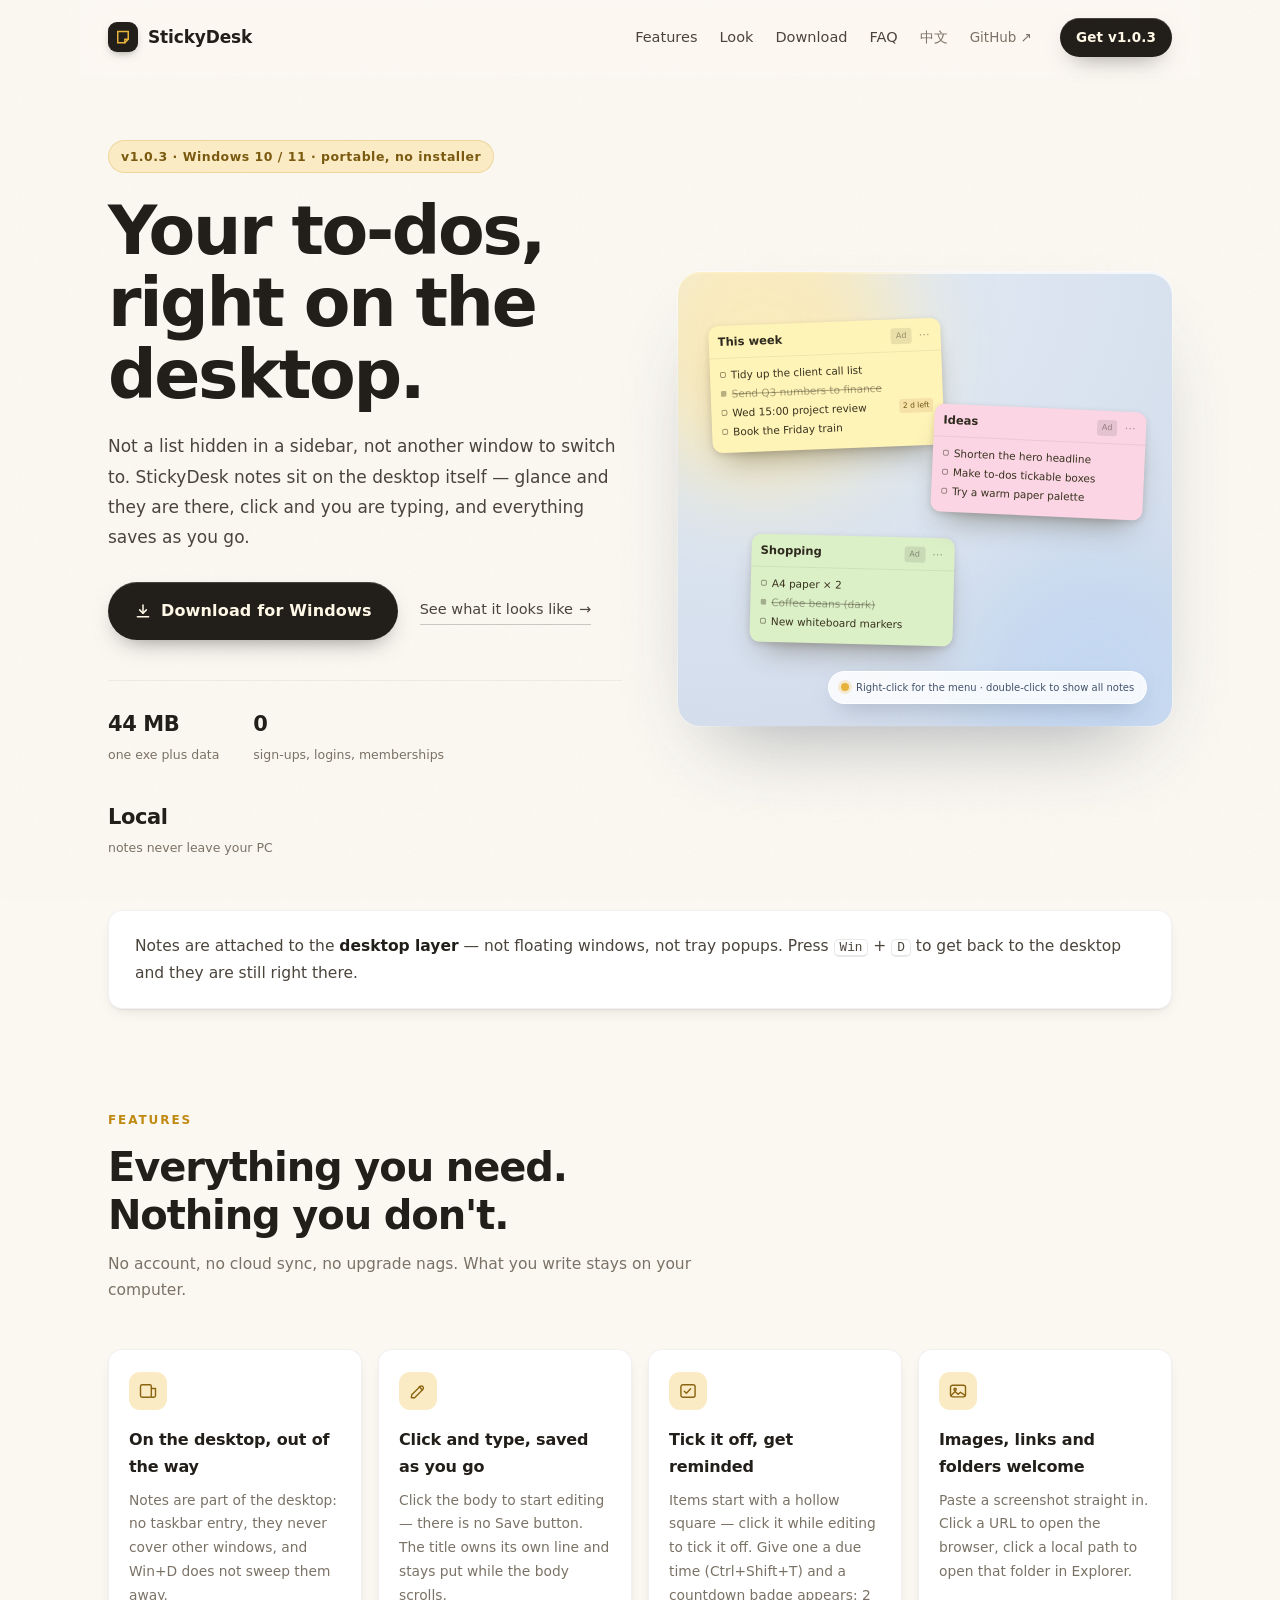
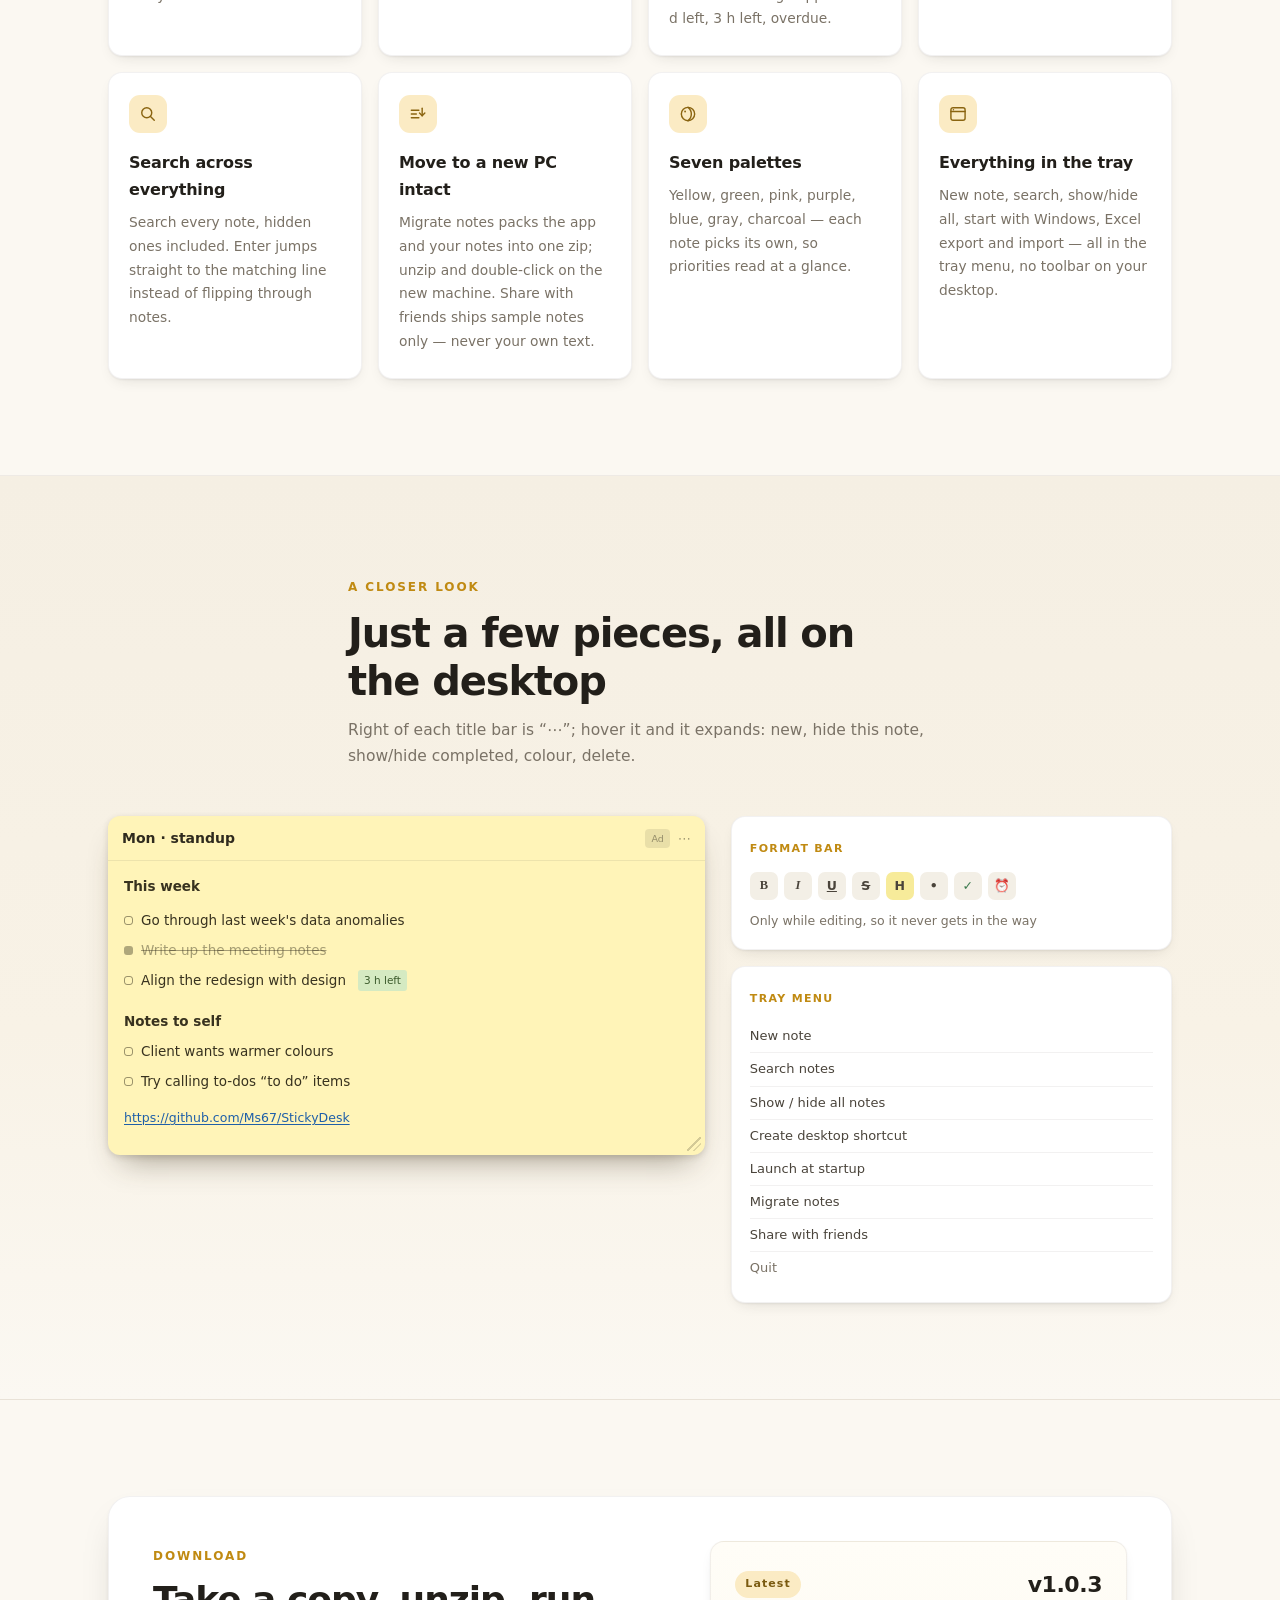
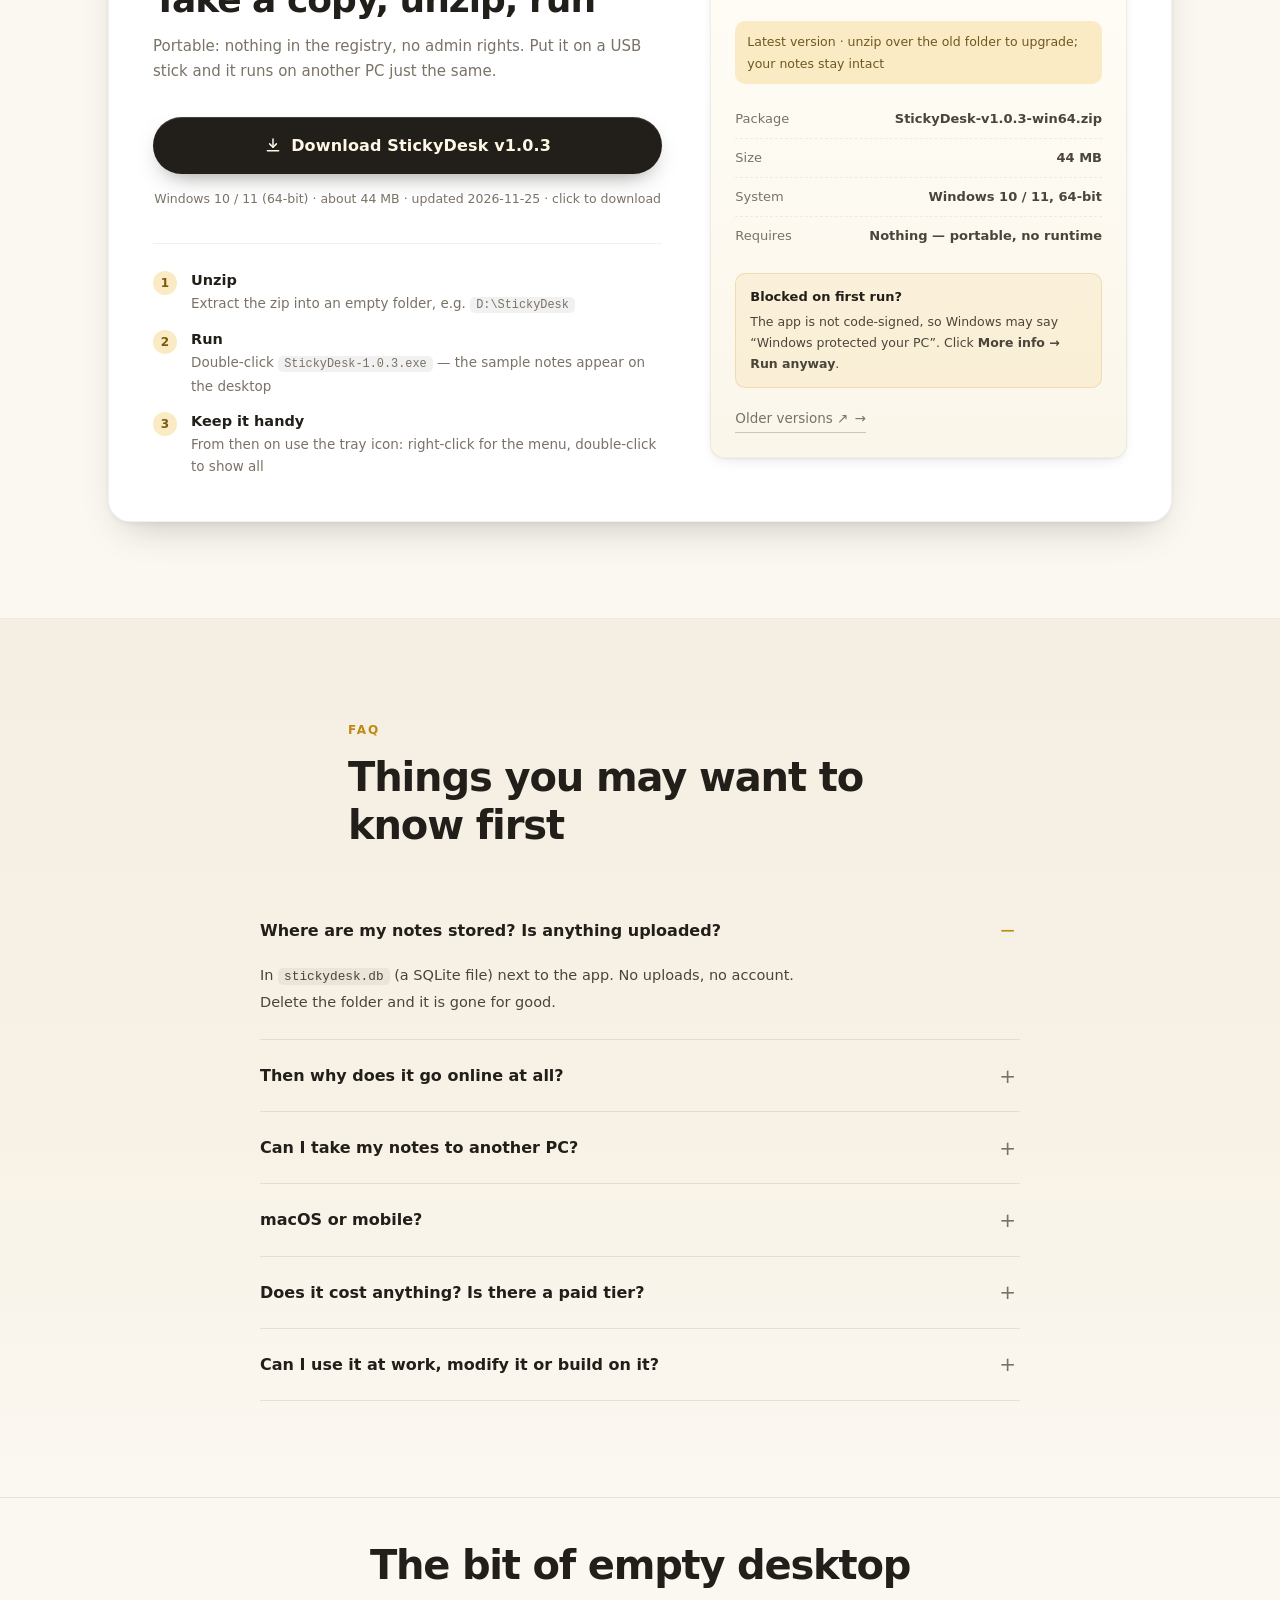
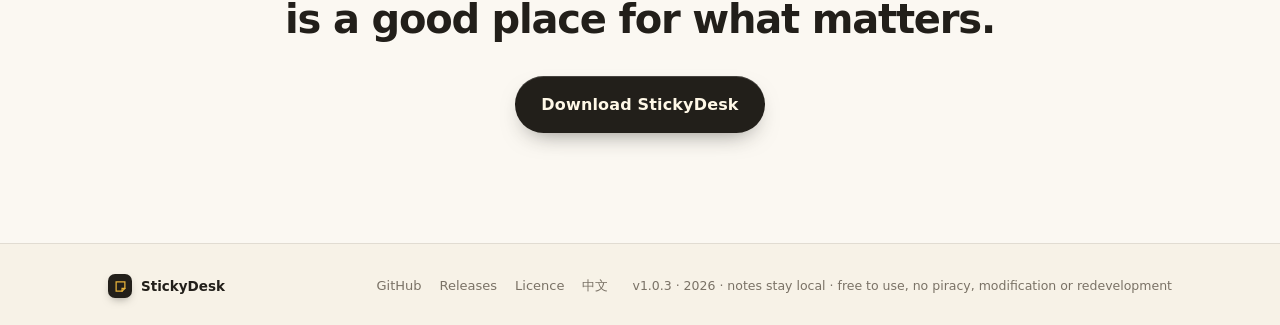
<file: en.html>
<!DOCTYPE html>
<html lang="en">
<head>
<meta charset="utf-8">
<meta name="viewport" content="width=device-width, initial-scale=1">
<title>StickyDesk — sticky notes that live on your desktop</title>
<meta name="description" content="StickyDesk is a Windows sticky-note app: notes sit right on the desktop, click to type, with due reminders, images, link detection and global search. Portable, no installer, data stays local.">
<meta property="og:title" content="StickyDesk — sticky notes on your desktop">
<meta property="og:description" content="Pin to-dos and ideas straight onto the desktop, always in sight. No installer, no sign-up, all data local.">
<meta property="og:type" content="website">
<meta property="og:url" content="https://ms67.github.io/StickyDesk/en.html">
<meta property="og:locale" content="en_US">
<meta property="og:image" content="https://ms67.github.io/StickyDesk/og-image-en.png">
<meta property="og:image:width" content="1200">
<meta property="og:image:height" content="630">
<meta property="og:image:alt" content="StickyDesk — sticky notes on your desktop">
<meta name="twitter:card" content="summary_large_image">
<meta name="twitter:title" content="StickyDesk — sticky notes on your desktop">
<meta name="twitter:description" content="Pin to-dos and ideas straight onto the desktop, always in sight. No installer, no sign-up, all data local.">
<meta name="twitter:image" content="https://ms67.github.io/StickyDesk/og-image-en.png">
<link rel="canonical" href="https://ms67.github.io/StickyDesk/en.html">
<link rel="alternate" hreflang="zh-CN" href="https://ms67.github.io/StickyDesk/">
<link rel="alternate" hreflang="en" href="https://ms67.github.io/StickyDesk/en.html">
<link rel="alternate" hreflang="x-default" href="https://ms67.github.io/StickyDesk/">
<meta name="theme-color" content="#FBF8F2">
<link rel="icon" href="favicon.svg" type="image/svg+xml">
<script>
/* 首次访问按浏览器语言选页面；用户手动切换过就记住选择。
   爬虫 / 社交分享抓取时跳过跳转，保证两种语言的页面都能被抓到、预览图正确。 */
(function () {
  try {
    var ua = (navigator.userAgent || "").toLowerCase();
    if (/bot|crawler|spider|slurp|bingpreview|facebookexternalhit|twitterbot|whatsapp|telegram/i.test(ua)) return;
    var here = /\/en\.html$/.test(location.pathname) ? "en" : "zh";
    var pref = localStorage.getItem("sd_lang");
    if (!pref) {
      var l = (navigator.languages && navigator.languages[0]) || navigator.language || "";
      pref = /^zh/i.test(l) ? "zh" : "en";
      localStorage.setItem("sd_lang", pref);
    }
    if (pref !== here) location.replace(pref === "en" ? "en.html" : "index.html");
  } catch (e) {}
})();
</script>
<link rel="stylesheet" href="style.css">
<noscript><style>.reveal{opacity:1!important;transform:none!important}</style></noscript>
<script type="application/ld+json">
{
  "@context": "https://schema.org",
  "@type": "SoftwareApplication",
  "name": "StickyDesk",
  "applicationCategory": "UtilitiesApplication",
  "operatingSystem": "Windows 10, Windows 11",
  "description": "StickyDesk is a Windows sticky-note app: notes sit right on the desktop, click to type, with due reminders, images, link detection and global search. Portable, no installer, data stays local.",
  "url": "https://ms67.github.io/StickyDesk/",
  "downloadUrl": "https://github.com/Ms67/StickyDesk/releases/download/v1.0.3/StickyDesk-v1.0.3-win64.zip",
  "softwareVersion": "1.0.3",
  "inLanguage": "en",
  "author": {
    "@type": "Person",
    "name": "Ms67",
    "url": "https://github.com/Ms67"
  },
  "offers": {
    "@type": "Offer",
    "price": "0",
    "priceCurrency": "CNY"
  }
}
</script>
<script type="application/ld+json">
{
  "@context": "https://schema.org",
  "@type": "FAQPage",
  "mainEntity": [
    {
      "@type": "Question",
      "name": "Where are my notes stored? Is anything uploaded?",
      "acceptedAnswer": {
        "@type": "Answer",
        "text": "In stickydesk.db (a SQLite file) next to the app. No uploads, no account. Delete the folder and it is gone for good."
      }
    },
    {
      "@type": "Question",
      "name": "Then why does it go online at all?",
      "acceptedAnswer": {
        "@type": "Answer",
        "text": "Network access is used only to fetch ad data: the small title-bar ad slot periodically fetches copy from a public promotion list (falling back to a local cache). Your note content never needs the network."
      }
    },
    {
      "@type": "Question",
      "name": "Can I take my notes to another PC?",
      "acceptedAnswer": {
        "@type": "Answer",
        "text": "Yes — tray → Migrate notes packs the app and your notes into one zip; unzip and double-click on the new machine. To pass the app to a friend, use Share with friends: that package only contains sample notes."
      }
    },
    {
      "@type": "Question",
      "name": "macOS or mobile?",
      "acceptedAnswer": {
        "@type": "Answer",
        "text": "Windows only for now. Attaching notes to the desktop layer relies on Windows' desktop window mechanism, so other systems would need a different approach."
      }
    },
    {
      "@type": "Question",
      "name": "Does it cost anything? Is there a paid tier?",
      "acceptedAnswer": {
        "@type": "Answer",
        "text": "It is free: no membership, no stripped-down features, no login wall."
      }
    },
    {
      "@type": "Question",
      "name": "Can I use it at work, modify it or build on it?",
      "acceptedAnswer": {
        "@type": "Answer",
        "text": "Yes — you can use it anywhere, in a company, organisation or for commercial purposes. What is prohibited is piracy and modification: no modifying, localising, renaming, removing ads, splitting or embedding into other products, no building or selling products or services based on the Software, no reverse engineering, and no removing the ad slot or copyright marks. You may pass the complete, unmodified package on to friends for free. Full terms: LICENSE ."
      }
    }
  ]
}
</script>
</head>
<body>

<div class="grain" aria-hidden="true"></div>

<header class="nav" id="nav">
  <a class="brand" href="#top">
    <span class="brand-mark" aria-hidden="true">
      <svg viewBox="0 0 24 24" width="18" height="18" fill="none" stroke="currentColor" stroke-width="2" stroke-linecap="round">
        <path d="M5 4.5h14v10.5l-4.5 4.5H5z"/><path d="M14.5 19.5V15H19"/>
      </svg>
    </span>
    <span class="brand-name">StickyDesk</span>
  </a>
  <nav class="nav-links">
    <a href="#features">Features</a>
    <a href="#preview">Look</a>
    <a href="#download">Download</a>
    <a href="#faq">FAQ</a>
    <a class="ghost" href="index.html" data-setlang="zh">中文</a>
    <a class="ghost" href="https://github.com/Ms67/StickyDesk" target="_blank" rel="noopener">GitHub ↗</a>
  </nav>
  <a class="btn btn-sm" href="#download">Get v1.0.3</a>
</header>

<main id="top">

  <!-- ============ HERO ============ -->
  <section class="hero">
    <div class="hero-copy reveal">
      <span class="pill">v1.0.3 · Windows 10 / 11 · portable, no installer</span>
      <h1>Your to-dos,<br>right on the desktop.</h1>
      <p class="lede">
        Not a list hidden in a sidebar, not another window to switch to.
        StickyDesk notes sit on the desktop itself — glance and they are there,
        click and you are typing, and everything saves as you go.
      </p>
      <div class="cta-row">
        <a class="btn btn-lg" href="https://github.com/Ms67/StickyDesk/releases/download/v1.0.3/StickyDesk-v1.0.3-win64.zip">
          <svg viewBox="0 0 24 24" width="18" height="18" fill="none" stroke="currentColor" stroke-width="2" stroke-linecap="round" stroke-linejoin="round" aria-hidden="true">
            <path d="M12 4v11"/><path d="M7.5 10.5 12 15l4.5-4.5"/><path d="M4.5 19.5h15"/>
          </svg>
          Download for Windows
        </a>
        <a class="link-arrow" href="#preview">See what it looks like</a>
      </div>
      <ul class="facts">
        <li><b>44 MB</b><span>one exe plus data</span></li>
        <li><b>0</b><span>sign-ups, logins, memberships</span></li>
        <li><b>Local</b><span>notes never leave your PC</span></li>
      </ul>
    </div>

    <div class="hero-art reveal" aria-hidden="true">
      <div class="wallpaper">
        <div class="glow glow-a"></div>
        <div class="glow glow-b"></div>

        <article class="note n-yellow n1">
          <div class="n-bar">
            <span class="n-title">This week</span>
            <span class="n-ad">Ad</span>
            <span class="n-more">⋯</span>
          </div>
          <ul class="n-items">
            <li><i></i>Tidy up the client call list</li>
            <li class="done"><i></i>Send Q3 numbers to finance</li>
            <li><i></i>Wed 15:00 project review<span class="due d-y">2 d left</span></li>
            <li><i></i>Book the Friday train</li>
          </ul>
        </article>

        <article class="note n-pink n2">
          <div class="n-bar">
            <span class="n-title">Ideas</span>
            <span class="n-ad">Ad</span>
            <span class="n-more">⋯</span>
          </div>
          <ul class="n-items">
            <li><i></i>Shorten the hero headline</li>
            <li><i></i>Make to-dos tickable boxes</li>
            <li><i></i>Try a warm paper palette</li>
          </ul>
        </article>

        <article class="note n-green n3">
          <div class="n-bar">
            <span class="n-title">Shopping</span>
            <span class="n-ad">Ad</span>
            <span class="n-more">⋯</span>
          </div>
          <ul class="n-items">
            <li><i></i>A4 paper × 2</li>
            <li class="done"><i></i>Coffee beans (dark)</li>
            <li><i></i>New whiteboard markers</li>
          </ul>
        </article>

        <div class="tray">
          <span class="tray-dot"></span>
          <span class="tray-tip">Right-click for the menu · double-click to show all notes</span>
        </div>
      </div>
    </div>
  </section>

  <!-- ============ ONE-LINER ============ -->
  <section class="strip reveal">
    <p>
      Notes are attached to the <strong>desktop layer</strong> — not floating windows, not tray popups.
      Press <kbd>Win</kbd> + <kbd>D</kbd> to get back to the desktop and they are still right there.
    </p>
  </section>

  <!-- ============ FEATURES ============ -->
  <section class="section" id="features">
    <header class="sec-head reveal">
      <span class="eyebrow">Features</span>
      <h2>Everything you need. Nothing you don't.</h2>
      <p>No account, no cloud sync, no upgrade nags. What you write stays on your computer.</p>
    </header>

    <div class="grid">
      <article class="card reveal">
        <div class="ico">
          <svg viewBox="0 0 24 24" fill="none" stroke="currentColor" stroke-width="1.7" stroke-linecap="round" stroke-linejoin="round">
            <rect x="3" y="4.5" width="13" height="15" rx="2"/><path d="M16 9h5v8.5a2 2 0 0 1-2 2h-3"/>
          </svg>
        </div>
        <h3>On the desktop, out of the way</h3>
        <p>Notes are part of the desktop: no taskbar entry, they never cover other windows, and Win+D does not sweep them away.</p>
      </article>

      <article class="card reveal">
        <div class="ico">
          <svg viewBox="0 0 24 24" fill="none" stroke="currentColor" stroke-width="1.7" stroke-linecap="round" stroke-linejoin="round">
            <path d="M4 20h4l10-10a2.5 2.5 0 0 0-3.5-3.5L4.5 16.5z"/><path d="M13.5 7 17 10.5"/>
          </svg>
        </div>
        <h3>Click and type, saved as you go</h3>
        <p>Click the body to start editing — there is no Save button. The title owns its own line and stays put while the body scrolls.</p>
      </article>

      <article class="card reveal">
        <div class="ico">
          <svg viewBox="0 0 24 24" fill="none" stroke="currentColor" stroke-width="1.7" stroke-linecap="round" stroke-linejoin="round">
            <rect x="3.5" y="4.5" width="17" height="15" rx="2.5"/><path d="M7.5 12.2l2.6 2.6 5-5.4"/>
          </svg>
        </div>
        <h3>Tick it off, get reminded</h3>
        <p>Items start with a hollow square — click it while editing to tick it off. Give one a due time (Ctrl+Shift+T) and a countdown badge appears: 2 d left, 3 h left, overdue.</p>
      </article>

      <article class="card reveal">
        <div class="ico">
          <svg viewBox="0 0 24 24" fill="none" stroke="currentColor" stroke-width="1.7" stroke-linecap="round" stroke-linejoin="round">
            <rect x="3" y="5" width="18" height="14" rx="2.5"/><circle cx="8.5" cy="10" r="1.4"/><path d="M4 17l4.5-4.5 3.5 3.5 3-2.5L20 17"/>
          </svg>
        </div>
        <h3>Images, links and folders welcome</h3>
        <p>Paste a screenshot straight in. Click a URL to open the browser, click a local path to open that folder in Explorer.</p>
      </article>

      <article class="card reveal">
        <div class="ico">
          <svg viewBox="0 0 24 24" fill="none" stroke="currentColor" stroke-width="1.7" stroke-linecap="round" stroke-linejoin="round">
            <circle cx="10.5" cy="10.5" r="6"/><path d="M15 15l4.5 4.5"/>
          </svg>
        </div>
        <h3>Search across everything</h3>
        <p>Search every note, hidden ones included. Enter jumps straight to the matching line instead of flipping through notes.</p>
      </article>

      <article class="card reveal">
        <div class="ico">
          <svg viewBox="0 0 24 24" fill="none" stroke="currentColor" stroke-width="1.7" stroke-linecap="round" stroke-linejoin="round">
            <path d="M4 7.5h9"/><path d="M4 12h6"/><path d="M4 16.5h9"/><path d="M17 5v9"/><path d="M13.8 10.8 17 14l3.2-3.2"/>
          </svg>
        </div>
        <h3>Move to a new PC intact</h3>
        <p>Migrate notes packs the app and your notes into one zip; unzip and double-click on the new machine. Share with friends ships sample notes only — never your own text.</p>
      </article>

      <article class="card reveal">
        <div class="ico">
          <svg viewBox="0 0 24 24" fill="none" stroke="currentColor" stroke-width="1.7" stroke-linecap="round" stroke-linejoin="round">
            <circle cx="12" cy="12" r="8"/><path d="M12 4a10 10 0 0 1 0 16"/><circle cx="8.5" cy="9" r="1.1" fill="currentColor" stroke="none"/>
          </svg>
        </div>
        <h3>Seven palettes</h3>
        <p>Yellow, green, pink, purple, blue, gray, charcoal — each note picks its own, so priorities read at a glance.</p>
      </article>

      <article class="card reveal">
        <div class="ico">
          <svg viewBox="0 0 24 24" fill="none" stroke="currentColor" stroke-width="1.7" stroke-linecap="round" stroke-linejoin="round">
            <rect x="3.5" y="4.5" width="17" height="15" rx="2.5"/><path d="M3.5 9h17"/><circle cx="6.5" cy="6.8" r="0.9" fill="currentColor" stroke="none"/>
          </svg>
        </div>
        <h3>Everything in the tray</h3>
        <p>New note, search, show/hide all, start with Windows, Excel export and import — all in the tray menu, no toolbar on your desktop.</p>
      </article>
    </div>
  </section>

  <!-- ============ PREVIEW ============ -->
  <section class="section section-alt" id="preview">
    <header class="sec-head reveal">
      <span class="eyebrow">A closer look</span>
      <h2>Just a few pieces, all on the desktop</h2>
      <p>Right of each title bar is “⋯”; hover it and it expands: new, hide this note, show/hide completed, colour, delete.</p>
    </header>

    <div class="shot reveal" aria-hidden="true">
      <div class="shot-note">
        <div class="sn-bar">
          <span class="sn-title">Mon · standup</span>
          <span class="sn-ad">Ad</span>
          <span class="sn-more">⋯</span>
        </div>
        <div class="sn-body">
          <p class="sn-h">This week</p>
          <p><span class="sn-bullet"></span>Go through last week's data anomalies</p>
          <p><span class="sn-bullet done"></span><s>Write up the meeting notes</s></p>
          <p><span class="sn-bullet"></span>Align the redesign with design<span class="due d-g">3 h left</span></p>
          <p class="sn-h2">Notes to self</p>
          <p><span class="sn-bullet"></span>Client wants warmer colours</p>
          <p><span class="sn-bullet"></span>Try calling to-dos “to do” items</p>
          <p class="sn-note">https://github.com/Ms67/StickyDesk</p>
        </div>
        <div class="sn-resize"></div>
      </div>

      <div class="shot-side">
        <div class="mini-card">
          <span class="mini-k">Format bar</span>
          <div class="mini-row">
            <span class="kbtn b">B</span><span class="kbtn i">I</span><span class="kbtn u">U</span>
            <span class="kbtn s">S</span><span class="kbtn hl">H</span><span class="kbtn">•</span>
            <span class="kbtn ok">✓</span><span class="kbtn">⏰</span>
          </div>
          <p class="mini-h">Only while editing, so it never gets in the way</p>
        </div>
        <div class="mini-card">
          <span class="mini-k">Tray menu</span>
          <ul class="mini-menu">
            <li>New note</li><li>Search notes</li><li>Show / hide all notes</li>
            <li>Create desktop shortcut</li><li>Launch at startup</li><li>Migrate notes</li>
            <li>Share with friends</li><li class="sep">Quit</li>
          </ul>
        </div>
      </div>
    </div>
  </section>

  <!-- ============ DOWNLOAD ============ -->
  <section class="section" id="download">
    <div class="dl reveal">
      <div class="dl-copy">
        <span class="eyebrow">Download</span>
        <h2>Take a copy, unzip, run</h2>
        <p class="dl-sub">Portable: nothing in the registry, no admin rights. Put it on a USB stick and it runs on another PC just the same.</p>

        <a class="btn btn-lg btn-wide" href="https://github.com/Ms67/StickyDesk/releases/download/v1.0.3/StickyDesk-v1.0.3-win64.zip">
          <svg viewBox="0 0 24 24" width="18" height="18" fill="none" stroke="currentColor" stroke-width="2" stroke-linecap="round" stroke-linejoin="round" aria-hidden="true">
            <path d="M12 4v11"/><path d="M7.5 10.5 12 15l4.5-4.5"/><path d="M4.5 19.5h15"/>
          </svg>
          Download StickyDesk v1.0.3
        </a>
        <p class="dl-meta">Windows 10 / 11 (64-bit) · about 44 MB · updated 2026-11-25 · click to download</p>

        <ol class="steps">
          <li><b>Unzip</b><span>Extract the zip into an empty folder, e.g. <code>D:\StickyDesk</code></span></li>
          <li><b>Run</b><span>Double-click <code>StickyDesk-1.0.3.exe</code> — the sample notes appear on the desktop</span></li>
          <li><b>Keep it handy</b><span>From then on use the tray icon: right-click for the menu, double-click to show all</span></li>
        </ol>
      </div>

      <aside class="dl-card">
        <div class="dl-card-top">
          <span class="tag">Latest</span>
          <span class="ver">v1.0.3</span>
        </div>
        <p class="ver-note">Latest version · unzip over the old folder to upgrade; your notes stay intact</p>
        <dl class="specs">
          <div><dt>Package</dt><dd>StickyDesk-v1.0.3-win64.zip</dd></div>
          <div><dt>Size</dt><dd>44 MB</dd></div>
          <div><dt>System</dt><dd>Windows 10 / 11, 64-bit</dd></div>
          <div><dt>Requires</dt><dd>Nothing — portable, no runtime</dd></div>
        </dl>
        <div class="warn">
          <strong>Blocked on first run?</strong>
          <p>The app is not code-signed, so Windows may say “Windows protected your PC”. Click <b>More info → Run anyway</b>.</p>
        </div>
        <a class="link-arrow sm" href="https://github.com/Ms67/StickyDesk/releases" target="_blank" rel="noopener">Older versions ↗</a>
      </aside>
    </div>
  </section>

  <!-- ============ FAQ ============ -->
  <section class="section section-alt" id="faq">
    <header class="sec-head reveal">
      <span class="eyebrow">FAQ</span>
      <h2>Things you may want to know first</h2>
    </header>

    <div class="faq">
      <details class="reveal" open>
        <summary>Where are my notes stored? Is anything uploaded?</summary>
        <p>In <code>stickydesk.db</code> (a SQLite file) next to the app. No uploads, no account. Delete the folder and it is gone for good.</p>
      </details>
      <details class="reveal">
        <summary>Then why does it go online at all?</summary>
        <p>Network access is used only to fetch ad data: the small title-bar ad slot periodically fetches copy from a public promotion list (falling back to a local cache). Your note content never needs the network.</p>
      </details>
      <details class="reveal">
        <summary>Can I take my notes to another PC?</summary>
        <p>Yes — tray → Migrate notes packs the app and your notes into one zip; unzip and double-click on the new machine. To pass the app to a friend, use Share with friends: that package only contains sample notes.</p>
      </details>
      <details class="reveal">
        <summary>macOS or mobile?</summary>
        <p>Windows only for now. Attaching notes to the desktop layer relies on Windows' desktop window mechanism, so other systems would need a different approach.</p>
      </details>
      <details class="reveal">
        <summary>Does it cost anything? Is there a paid tier?</summary>
        <p>It is free: no membership, no stripped-down features, no login wall.</p>
      </details>
      <details class="reveal">
        <summary>Can I use it at work, modify it or build on it?</summary>
        <p><b>Yes — use it anywhere.</b> Personal, company, organisational and commercial use are all allowed. What is prohibited is piracy and modification: no modifying, localising, renaming, removing ads, splitting or embedding into other products; no building or selling products or services based on the Software; no reverse engineering; no removing the ad slot or copyright marks. You may pass the complete, unmodified package on to friends for free. Full terms: <a href="https://github.com/Ms67/StickyDesk/blob/main/LICENSE" target="_blank" rel="noopener">LICENSE</a>.</p>
      </details>
    </div>
  </section>

  <!-- ============ CLOSING ============ -->
  <section class="closing reveal">
    <h2>The bit of empty desktop<br>is a good place for what matters.</h2>
    <a class="btn btn-lg" href="https://github.com/Ms67/StickyDesk/releases/download/v1.0.3/StickyDesk-v1.0.3-win64.zip">Download StickyDesk</a>
  </section>

</main>

<footer class="foot">
  <div class="foot-in">
    <div class="foot-brand">
      <span class="brand-mark small" aria-hidden="true">
        <svg viewBox="0 0 24 24" width="15" height="15" fill="none" stroke="currentColor" stroke-width="2" stroke-linecap="round">
          <path d="M5 4.5h14v10.5l-4.5 4.5H5z"/><path d="M14.5 19.5V15H19"/>
        </svg>
      </span>
      <span>StickyDesk</span>
    </div>
    <nav class="foot-links">
      <a href="https://github.com/Ms67/StickyDesk" target="_blank" rel="noopener">GitHub</a>
      <a href="https://github.com/Ms67/StickyDesk/releases" target="_blank" rel="noopener">Releases</a>
      <a href="https://github.com/Ms67/StickyDesk/blob/main/LICENSE" target="_blank" rel="noopener">Licence</a>
      <a href="index.html" data-setlang="zh">中文</a>
    </nav>
    <p class="foot-copy">v1.0.3 · 2026 · notes stay local · free to use, no piracy, modification or redevelopment</p>
  </div>
</footer>

<script src="script.js"></script>
<script>
/* 点语言链接时记住选择，避免下次又被浏览器语言改回去 */
document.querySelectorAll("[data-setlang]").forEach(function (a) {
  a.addEventListener("click", function () {
    try { localStorage.setItem("sd_lang", a.getAttribute("data-setlang")); } catch (e) {}
  });
});
</script>
</body>
</html>
</file>
<file: style.css>
/* ============================================================
   StickyDesk 官网样式
   暖纸底色 + 便签黄作强调色；不用任何外部字体/图片资源
   ============================================================ */

:root{
  --paper:       #FBF8F2;
  --paper-2:     #F5EFE3;
  --card:        #FFFFFF;
  --ink:         #221F1A;
  --ink-2:       #4A443B;
  --muted:       #7A7266;
  --line:        rgba(34,31,26,.10);
  --line-soft:   rgba(34,31,26,.06);

  --amber:       #E8B33A;
  --amber-deep:  #C08A12;
  --amber-soft:  #FBEBC4;

  --note-yellow: #FFF4B8;
  --note-green:  #DCF0C8;
  --note-pink:   #FBD5E4;

  --shadow-sm: 0 1px 2px rgba(34,31,26,.06), 0 6px 16px -8px rgba(34,31,26,.18);
  --shadow-md: 0 2px 4px rgba(34,31,26,.05), 0 18px 40px -18px rgba(34,31,26,.28);
  --shadow-note: 0 18px 30px -14px rgba(60,48,24,.45), 0 2px 6px rgba(60,48,24,.16);

  --r-sm: 8px;
  --r-md: 14px;
  --r-lg: 22px;

  --max: 1120px;
  --ease: cubic-bezier(.22,.61,.36,1);
}

*,*::before,*::after{ box-sizing: border-box; }

html{ -webkit-text-size-adjust: 100%; scroll-behavior: smooth; }

body{
  margin:0;
  background: var(--paper);
  color: var(--ink);
  font-family: "PingFang SC","Microsoft YaHei UI","Microsoft YaHei",
               "Hiragino Sans GB","Segoe UI",system-ui,-apple-system,sans-serif;
  font-size: 16px;
  line-height: 1.7;
  -webkit-font-smoothing: antialiased;
  text-rendering: optimizeLegibility;
  overflow-x: hidden;
}

/* 极淡的纸纹：纯 SVG，无外部资源 */
.grain{
  position: fixed; inset: 0; z-index: 0; pointer-events: none;
  opacity: .5;
  background-image: url("data:image/svg+xml;utf8,\
<svg xmlns='http://www.w3.org/2000/svg' width='140' height='140'>\
<filter id='n'><feTurbulence type='fractalNoise' baseFrequency='.85' numOctaves='3' stitchTiles='stitch'/>\
<feColorMatrix type='saturate' values='0'/></filter>\
<rect width='140' height='140' filter='url(%23n)' opacity='.055'/></svg>");
}

main, .nav, .foot{ position: relative; z-index: 1; }

a{ color: inherit; text-decoration: none; }

code, kbd{
  font-family: ui-monospace, SFMono-Regular, "SF Mono", Consolas, monospace;
  font-size: .88em;
}
code{
  background: rgba(34,31,26,.06);
  border-radius: 5px;
  padding: 1px 6px;
}
kbd{
  background: #fff;
  border: 1px solid var(--line);
  border-bottom-width: 2px;
  border-radius: 5px;
  padding: 0 5px;
  font-size: .82em;
  color: var(--ink-2);
}

/* ============ 导航 ============ */
.nav{
  position: sticky; top: 0; z-index: 50;
  display: flex; align-items: center; gap: 28px;
  max-width: var(--max);
  margin: 0 auto;
  padding: 18px 28px;
  backdrop-filter: saturate(160%) blur(14px);
  background: color-mix(in srgb, var(--paper) 78%, transparent);
  border-bottom: 1px solid transparent;
  transition: border-color .3s var(--ease), padding .3s var(--ease);
}
.nav.is-stuck{
  border-bottom-color: var(--line-soft);
  padding-top: 12px; padding-bottom: 12px;
}
@supports not (background: color-mix(in srgb, red 50%, blue)){
  .nav{ background: rgba(251,248,242,.82); }
}

.brand{ display: flex; align-items: center; gap: 10px; font-weight: 700; letter-spacing: -.01em; }
.brand-mark{
  display: grid; place-items: center;
  width: 30px; height: 30px; border-radius: 9px;
  background: var(--ink); color: var(--amber);
  box-shadow: 0 4px 10px -4px rgba(34,31,26,.5);
}
.brand-mark.small{ width: 24px; height: 24px; border-radius: 7px; }
.brand-name{ font-size: 17px; }

.nav-links{ display: flex; align-items: center; gap: 22px; margin-left: auto; }
.nav-links a{
  font-size: 14.5px; color: var(--ink-2);
  transition: color .2s var(--ease);
}
.nav-links a:hover{ color: var(--ink); }
.nav-links .ghost{ color: var(--muted); font-size: 13.5px; }

/* ============ 按钮 ============ */
.btn{
  display: inline-flex; align-items: center; justify-content: center; gap: 9px;
  padding: 11px 20px;
  border-radius: 999px;
  background: var(--ink); color: #FFF8E7;
  font-weight: 600; font-size: 14.5px; letter-spacing: .01em;
  box-shadow: 0 1px 0 rgba(255,255,255,.16) inset, 0 10px 24px -12px rgba(34,31,26,.6);
  transition: transform .22s var(--ease), box-shadow .22s var(--ease), background .22s var(--ease);
  white-space: nowrap;
}
.btn:hover{
  transform: translateY(-2px);
  background: #17140F;
  box-shadow: 0 1px 0 rgba(255,255,255,.16) inset, 0 16px 32px -14px rgba(34,31,26,.7);
}
.btn:active{ transform: translateY(0); }
.btn-sm{ padding: 8px 16px; font-size: 13.5px; }
.btn-lg{ padding: 15px 26px; font-size: 16px; }
.btn-wide{ width: 100%; margin-top: 6px; }

.link-arrow{
  display: inline-flex; align-items: center; gap: 6px;
  font-size: 14.5px; color: var(--ink-2);
  border-bottom: 1px solid rgba(34,31,26,.22);
  padding-bottom: 2px;
  transition: color .2s var(--ease), border-color .2s var(--ease);
}
.link-arrow::after{ content: "→"; transition: transform .2s var(--ease); }
.link-arrow:hover{ color: var(--ink); border-color: var(--ink); }
.link-arrow:hover::after{ transform: translateX(3px); }
.link-arrow.sm{ font-size: 13.5px; color: var(--muted); }

/* ============ Hero ============ */
.hero{
  max-width: var(--max);
  margin: 0 auto;
  padding: 64px 28px 40px;
  display: grid;
  grid-template-columns: 1.02fr .98fr;
  gap: 56px;
  align-items: center;
}

.pill{
  display: inline-block;
  font-size: 12.5px; font-weight: 600; letter-spacing: .04em;
  color: #7A5A10;
  background: var(--amber-soft);
  border: 1px solid rgba(192,138,18,.22);
  border-radius: 999px;
  padding: 5px 12px;
  margin-bottom: 22px;
}

.hero h1{
  margin: 0 0 20px;
  font-size: clamp(42px, 5.6vw, 68px);
  line-height: 1.06;
  letter-spacing: -.035em;
  font-weight: 800;
}
.lede{
  margin: 0 0 30px;
  font-size: 17px;
  line-height: 1.78;
  color: var(--ink-2);
  max-width: 33em;
}

.cta-row{ display: flex; align-items: center; gap: 22px; flex-wrap: wrap; }

.facts{
  display: flex; gap: 34px; flex-wrap: wrap;
  list-style: none; margin: 40px 0 0; padding: 26px 0 0;
  border-top: 1px solid var(--line-soft);
}
.facts li{ display: flex; flex-direction: column; gap: 2px; }
.facts b{ font-size: 21px; letter-spacing: -.02em; font-weight: 700; }
.facts span{ font-size: 12.5px; color: var(--muted); }

/* ---- 桌面插画 ---- */
.hero-art{ position: relative; }
.wallpaper{
  position: relative;
  aspect-ratio: 1 / .92;
  border-radius: var(--r-lg);
  background:
    radial-gradient(120% 100% at 12% 0%, #EAF0F7 0%, #DDE6F1 42%, #D3DDEC 100%);
  box-shadow:
    0 40px 80px -40px rgba(46,60,84,.45),
    0 2px 0 rgba(255,255,255,.7) inset,
    0 0 0 1px rgba(255,255,255,.55);
  overflow: hidden;
  animation: float 9s var(--ease) infinite;
}
@keyframes float{
  0%,100%{ transform: translateY(0); }
  50%    { transform: translateY(-7px); }
}
.glow{
  position: absolute; border-radius: 50%; filter: blur(46px); opacity: .75;
}
.glow-a{ width: 58%; aspect-ratio: 1; left: -12%; top: -16%; background: #FFE9A8; }
.glow-b{ width: 52%; aspect-ratio: 1; right: -10%; bottom: -18%; background: #BFD6F2; }

.note{
  position: absolute;
  width: 47%;
  padding: 0;
  border-radius: 10px;
  box-shadow: var(--shadow-note);
  transform-origin: 50% 0;
}
.n-yellow{ background: var(--note-yellow); }
.n-green { background: var(--note-green); }
.n-pink  { background: var(--note-pink); }

.n1{ left: 6%;  top: 11%;  transform: rotate(-2.2deg); z-index: 3; }
.n2{ right: 5%; top: 30%;  transform: rotate(2.6deg);  z-index: 4; width: 43%; }
.n3{ left: 15%; top: 58%;  transform: rotate(1.4deg);  z-index: 2; width: 41%; }

.n-bar{
  display: flex; align-items: center; gap: 5px;
  padding: 7px 9px 5px;
  border-bottom: 1px solid rgba(34,31,26,.07);
}
.n-title{
  font-size: 11.5px; font-weight: 700; color: #2F2A1E;
  white-space: nowrap; overflow: hidden; text-overflow: ellipsis;
}
.n-ad{
  margin-left: auto;
  font-size: 8px; color: rgba(47,42,30,.45);
  background: rgba(0,0,0,.085);
  border-radius: 3px;
  padding: 1px 5px;
  letter-spacing: .02em;
}
.n-more{ font-size: 11px; color: rgba(47,42,30,.42); line-height: 1; padding: 0 2px; }

.n-items{
  list-style: none; margin: 0; padding: 7px 10px 11px;
  font-size: 10.5px; line-height: 1.62; color: #38321F;
}
.n-items li{
  display: flex; align-items: center; gap: 5px;
  padding: 1px 0;
  white-space: nowrap; overflow: hidden;
}
.n-items i{
  width: 6px; height: 6px; border-radius: 2px; flex: none;
  border: 1px solid rgba(56,50,31,.5);
}
.n-items li.done{ color: rgba(56,50,31,.45); text-decoration: line-through; }
.n-items li.done i{ background: rgba(56,50,31,.35); border-color: transparent; }

.due{
  margin-left: auto; flex: none;
  font-size: 7.5px; padding: 1px 4px; border-radius: 3px;
  text-decoration: none !important;
}
.d-y{ background: #F6E2A6; color: #6E5312; }
.d-g{ background: #D5EAC2; color: #3C5B2C; }

.tray{
  position: absolute; right: 5%; bottom: 5%; z-index: 5;
  display: flex; align-items: center; gap: 7px;
  padding: 7px 12px;
  background: rgba(255,255,255,.82);
  border: 1px solid rgba(255,255,255,.9);
  border-radius: 999px;
  box-shadow: 0 10px 24px -12px rgba(30,40,60,.5);
  backdrop-filter: blur(8px);
  font-size: 10px; color: #43526B;
}
.tray-dot{
  width: 8px; height: 8px; border-radius: 50%;
  background: var(--amber);
  box-shadow: 0 0 0 3px rgba(232,179,58,.22);
}
.tray-tip{ white-space: nowrap; }

/* ============ 一句话条 ============ */
.strip{
  max-width: var(--max);
  margin: 12px auto 0;
  padding: 0 28px;
}
.strip p{
  margin: 0;
  padding: 22px 26px;
  background: var(--card);
  border: 1px solid var(--line-soft);
  border-radius: var(--r-md);
  box-shadow: var(--shadow-sm);
  color: var(--ink-2);
  font-size: 15.5px;
}
.strip strong{ color: var(--ink); }

/* ============ 产品动画演示 ============ */
.demo-section{ padding-top: 82px; }
.demo-shell{
  overflow: hidden; border-radius: var(--r-lg); background: #DCE6F0;
  border: 1px solid rgba(34,31,26,.10);
  box-shadow: 0 30px 70px -34px rgba(46,60,84,.48), 0 2px 0 rgba(255,255,255,.8) inset;
}
.demo-shell iframe{
  display: block; width: 100%; aspect-ratio: 16 / 9; border: 0; background: #DCE6F0;
}
.demo-foot{
  display: flex; align-items: center; justify-content: space-between; gap: 20px;
  margin-top: 18px; color: var(--muted); font-size: 13px;
}
.demo-actions{ display: flex; align-items: center; gap: 24px; flex: none; }
.demo-actions .link-arrow::after{ content: "↗"; }
.demo-actions a[download]::after{ content: "↓"; }

/* ============ 通用 section ============ */
.section{
  max-width: var(--max);
  margin: 0 auto;
  padding: 96px 28px;
}
.section-alt{
  max-width: none;
  margin: 0;
  background: linear-gradient(180deg, var(--paper-2), #F8F2E6 60%, var(--paper));
  border-top: 1px solid var(--line-soft);
  border-bottom: 1px solid var(--line-soft);
}
.section-alt > *{ max-width: var(--max); margin-left: auto; margin-right: auto; }
.section-alt .sec-head{ padding: 0 28px; }
.section-alt .shot{ padding: 0 28px; }

.sec-head{ max-width: 640px; margin-bottom: 46px; }
.eyebrow{
  display: inline-block;
  font-size: 12px; font-weight: 700; letter-spacing: .16em;
  color: var(--amber-deep); text-transform: uppercase;
  margin-bottom: 12px;
}
.sec-head h2{
  margin: 0 0 12px;
  font-size: clamp(28px, 3.4vw, 40px);
  line-height: 1.2;
  letter-spacing: -.028em;
  font-weight: 800;
}
.sec-head p{ margin: 0; color: var(--muted); font-size: 15.5px; }

/* ============ 功能卡 ============ */
.grid{
  display: grid;
  grid-template-columns: repeat(4, 1fr);
  gap: 16px;
}
.card{
  background: var(--card);
  border: 1px solid var(--line-soft);
  border-radius: var(--r-md);
  padding: 22px 20px 24px;
  box-shadow: var(--shadow-sm);
  transition: transform .3s var(--ease), box-shadow .3s var(--ease), border-color .3s var(--ease);
}
.card:hover{
  transform: translateY(-4px);
  box-shadow: var(--shadow-md);
  border-color: rgba(232,179,58,.45);
}
.ico{
  width: 38px; height: 38px;
  display: grid; place-items: center;
  border-radius: 11px;
  background: var(--amber-soft);
  color: #8A6410;
  margin-bottom: 16px;
}
.ico svg{ width: 20px; height: 20px; }
.card h3{
  margin: 0 0 8px;
  font-size: 16px; font-weight: 700; letter-spacing: -.01em;
}
.card p{ margin: 0; font-size: 13.8px; line-height: 1.72; color: var(--muted); }

/* ============ 界面展示 ============ */
.shot{
  display: grid;
  grid-template-columns: 1.15fr .85fr;
  gap: 26px;
  align-items: start;
}

.shot-note{
  position: relative;
  background: var(--note-yellow);
  border-radius: 12px;
  box-shadow: var(--shadow-note);
  overflow: hidden;
}
.sn-bar{
  display: flex; align-items: center; gap: 8px;
  padding: 11px 14px 9px;
  border-bottom: 1px solid rgba(34,31,26,.08);
}
.sn-title{ font-size: 14px; font-weight: 700; color: #2F2A1E; }
.sn-ad{
  margin-left: auto;
  font-size: 9.5px; color: rgba(47,42,30,.45);
  background: rgba(0,0,0,.085); border-radius: 4px; padding: 1.5px 6px;
}
.sn-more{ font-size: 13px; color: rgba(47,42,30,.45); }
.sn-body{ padding: 14px 16px 20px; font-size: 13.5px; color: #38321F; }
.sn-body p{ margin: 0 0 7px; display: flex; align-items: center; gap: 8px; flex-wrap: wrap; }
.sn-h{ font-weight: 700; margin-bottom: 12px !important; }
.sn-h2{ font-weight: 700; margin-top: 18px !important; }
.sn-bullet{
  width: 9px; height: 9px; border-radius: 3px; flex: none;
  border: 1.2px solid rgba(56,50,31,.5);
}
.sn-bullet.done{ background: rgba(56,50,31,.4); border-color: transparent; }
.sn-body s{ color: rgba(56,50,31,.45); }
.sn-body .due{ margin-left: 4px; font-size: 10.5px; padding: 1.5px 6px; text-decoration: none; }
.sn-note{
  margin-top: 14px !important;
  color: #1F5FA8; text-decoration: underline; text-underline-offset: 2px;
  font-size: 12.5px;
}
.sn-resize{
  position: absolute; right: 4px; bottom: 4px;
  width: 14px; height: 14px;
  background:
    linear-gradient(135deg, transparent 45%, rgba(56,50,31,.22) 45% 55%, transparent 55%),
    linear-gradient(135deg, transparent 68%, rgba(56,50,31,.16) 68% 78%, transparent 78%);
}

.shot-side{ display: grid; gap: 16px; }
.mini-card{
  background: var(--card);
  border: 1px solid var(--line-soft);
  border-radius: var(--r-md);
  padding: 16px 18px 18px;
  box-shadow: var(--shadow-sm);
}
.mini-k{
  font-size: 11px; font-weight: 700; letter-spacing: .12em;
  color: var(--amber-deep); text-transform: uppercase;
}
.mini-row{ display: flex; gap: 6px; margin: 12px 0 10px; flex-wrap: wrap; }
.kbtn{
  width: 28px; height: 28px; border-radius: 7px;
  display: grid; place-items: center;
  background: #F3EFE6; color: var(--ink-2);
  font-size: 12.5px; font-weight: 700;
}
.kbtn.b{ font-family: Georgia, serif; }
.kbtn.i{ font-style: italic; font-family: Georgia, serif; }
.kbtn.u{ text-decoration: underline; }
.kbtn.s{ text-decoration: line-through; }
.kbtn.hl{ background: #F7EB9A; }
.kbtn.ok{ color: #3C7A4E; }
.mini-h{ margin: 0; font-size: 12.5px; color: var(--muted); }

.mini-menu{
  list-style: none; margin: 10px 0 0; padding: 0;
  font-size: 13px; color: var(--ink-2);
}
.mini-menu li{ padding: 5px 0; border-bottom: 1px solid var(--line-soft); }
.mini-menu li:last-child{ border-bottom: 0; }
.mini-menu li.sep{ color: var(--muted); }

/* ============ 下载 ============ */
.dl{
  display: grid;
  grid-template-columns: 1.1fr .9fr;
  gap: 48px;
  align-items: start;
  background: var(--card);
  border: 1px solid var(--line-soft);
  border-radius: var(--r-lg);
  padding: 44px;
  box-shadow: var(--shadow-md);
}
.dl h2{
  margin: 0 0 12px;
  font-size: clamp(26px, 3vw, 36px);
  letter-spacing: -.028em;
  line-height: 1.2;
  font-weight: 800;
}
.dl-sub{ margin: 0 0 26px; color: var(--muted); font-size: 15px; }
.dl-meta{ margin: 14px 0 0; font-size: 12.5px; color: var(--muted); text-align: center; }

.steps{
  list-style: none; margin: 34px 0 0; padding: 26px 0 0;
  border-top: 1px solid var(--line-soft);
  display: grid; gap: 14px;
  counter-reset: s;
}
.steps li{
  display: grid;
  grid-template-columns: 26px 1fr;
  column-gap: 12px;
  align-items: start;
  counter-increment: s;
}
.steps li::before{
  content: counter(s);
  grid-column: 1; grid-row: 1 / span 2;
  width: 24px; height: 24px; border-radius: 50%;
  display: grid; place-items: center;
  background: var(--amber-soft); color: #7A5A10;
  font-size: 12px; font-weight: 700;
  margin-top: 1px;
}
/* b / span 必须显式指定第 2 列，否则会掉进 26px 的窄列变成竖排 */
.steps b{
  grid-column: 2; grid-row: 1;
  font-weight: 700; font-size: 14.5px;
  line-height: 1.5;
}
.steps span{
  grid-column: 2; grid-row: 2;
  font-size: 13.5px; color: var(--muted);
  line-height: 1.65;
}

.dl-card{
  background: linear-gradient(180deg, #FFFDF7, #FBF6EA);
  border: 1px solid var(--line-soft);
  border-radius: var(--r-md);
  padding: 24px;
  box-shadow: var(--shadow-sm);
}
.dl-card-top{ display: flex; align-items: center; justify-content: space-between; margin-bottom: 18px; }
.tag{
  font-size: 11px; font-weight: 700; letter-spacing: .1em;
  color: #7A5A10; background: var(--amber-soft);
  border-radius: 999px; padding: 4px 10px;
}
.ver{ font-size: 22px; font-weight: 800; letter-spacing: -.02em; }

/* 版本卡里的一句话提示：只说明怎么升级，不列改动清单 */
.ver-note{
  margin: 0 0 16px; padding: 10px 12px;
  background: var(--amber-soft); border-radius: 10px;
  font-size: 12.5px; line-height: 1.7; color: #6E5722;
}

.specs{ margin: 0 0 18px; padding: 0; }
.specs div{
  display: flex; justify-content: space-between; gap: 14px;
  padding: 8px 0;
  border-bottom: 1px dashed var(--line-soft);
  font-size: 13px;
}
.specs div:last-child{ border-bottom: 0; }
.specs dt{ color: var(--muted); flex: none; }
.specs dd{ margin: 0; text-align: right; font-weight: 600; color: var(--ink-2); word-break: break-all; }

.warn{
  background: rgba(232,179,58,.12);
  border: 1px solid rgba(192,138,18,.2);
  border-radius: 10px;
  padding: 12px 14px;
  margin-bottom: 16px;
}
.warn strong{ font-size: 13px; display: block; margin-bottom: 4px; }
.warn p{ margin: 0; font-size: 12.5px; color: var(--ink-2); line-height: 1.66; }

/* ============ FAQ ============ */
.faq{ max-width: 760px; }
.faq details{
  border-bottom: 1px solid var(--line);
  padding: 4px 0;
}
.faq summary{
  cursor: pointer;
  list-style: none;
  padding: 18px 34px 18px 0;
  position: relative;
  font-size: 16px; font-weight: 600;
  transition: color .2s var(--ease);
}
.faq summary::-webkit-details-marker{ display: none; }
.faq summary::after{
  content: "+";
  position: absolute; right: 4px; top: 50%;
  transform: translateY(-50%);
  font-size: 20px; font-weight: 300; color: var(--muted);
  transition: transform .3s var(--ease), color .2s var(--ease);
}
.faq details[open] summary::after{ content: "−"; color: var(--amber-deep); }
.faq summary:hover{ color: var(--amber-deep); }
.faq p{
  margin: 0 0 20px;
  color: var(--ink-2); font-size: 14.5px; line-height: 1.8;
  max-width: 62ch;
}

/* ============ 收尾 ============ */
.closing{
  max-width: 820px;
  margin: 0 auto;
  padding: 40px 28px 110px;
  text-align: center;
}
.closing h2{
  margin: 0 0 30px;
  font-size: clamp(26px, 3.4vw, 40px);
  line-height: 1.35;
  letter-spacing: -.03em;
  font-weight: 800;
}

/* ============ 页脚 ============ */
.foot{
  border-top: 1px solid var(--line);
  background: #F7F2E7;
}
.foot-in{
  max-width: var(--max);
  margin: 0 auto;
  padding: 30px 28px;
  display: flex; align-items: center; gap: 24px; flex-wrap: wrap;
}
.foot-brand{ display: flex; align-items: center; gap: 9px; font-size: 13.5px; font-weight: 600; }
.foot-links{ display: flex; gap: 18px; margin-left: auto; font-size: 13px; color: var(--muted); }
.foot-links a:hover{ color: var(--ink); }
.foot-copy{ margin: 0; font-size: 12.5px; color: var(--muted); }

/* ============ 动效 ============ */
.reveal{
  opacity: 0;
  transform: translateY(16px);
  transition: opacity .7s var(--ease), transform .7s var(--ease);
}
.reveal.in{ opacity: 1; transform: none; }

/* ============ 响应式 ============ */
@media (max-width: 1040px){
  .grid{ grid-template-columns: repeat(2, 1fr); }
  .shot{ grid-template-columns: 1fr; }
  .hero{ gap: 36px; }
}

@media (max-width: 860px){
  .nav-links{ display: none; }
  .hero{
    grid-template-columns: 1fr;
    padding-top: 34px;
    gap: 40px;
  }
  .hero-art{ order: -1; max-width: 520px; }
  .wallpaper{ aspect-ratio: 1 / .86; }
  .dl{ grid-template-columns: 1fr; padding: 30px 24px; gap: 30px; }
  .section{ padding: 70px 22px; }
  .section-alt .sec-head, .section-alt .shot{ padding: 0 22px; }
  .closing{ padding-bottom: 80px; }
}

@media (max-width: 620px){
  .grid{ grid-template-columns: 1fr; }
  .facts{ gap: 22px; }
  .facts b{ font-size: 18px; }
  .n1{ left: 3%; top: 8%; width: 52%; }
  .n2{ right: 3%; top: 33%; width: 48%; }
  .n3{ left: 8%; top: 61%; width: 46%; }
  .n-items{ font-size: 9.5px; }
  .foot-in{ gap: 14px; }
  .foot-links{ margin-left: 0; width: 100%; }
  .steps li{ grid-template-columns: 22px 1fr; }
}

@media (prefers-reduced-motion: reduce){
  html{ scroll-behavior: auto; }
  .wallpaper{ animation: none; }
  .reveal{ opacity: 1; transform: none; transition: none; }
  .btn:hover{ transform: none; }
}
</file>
